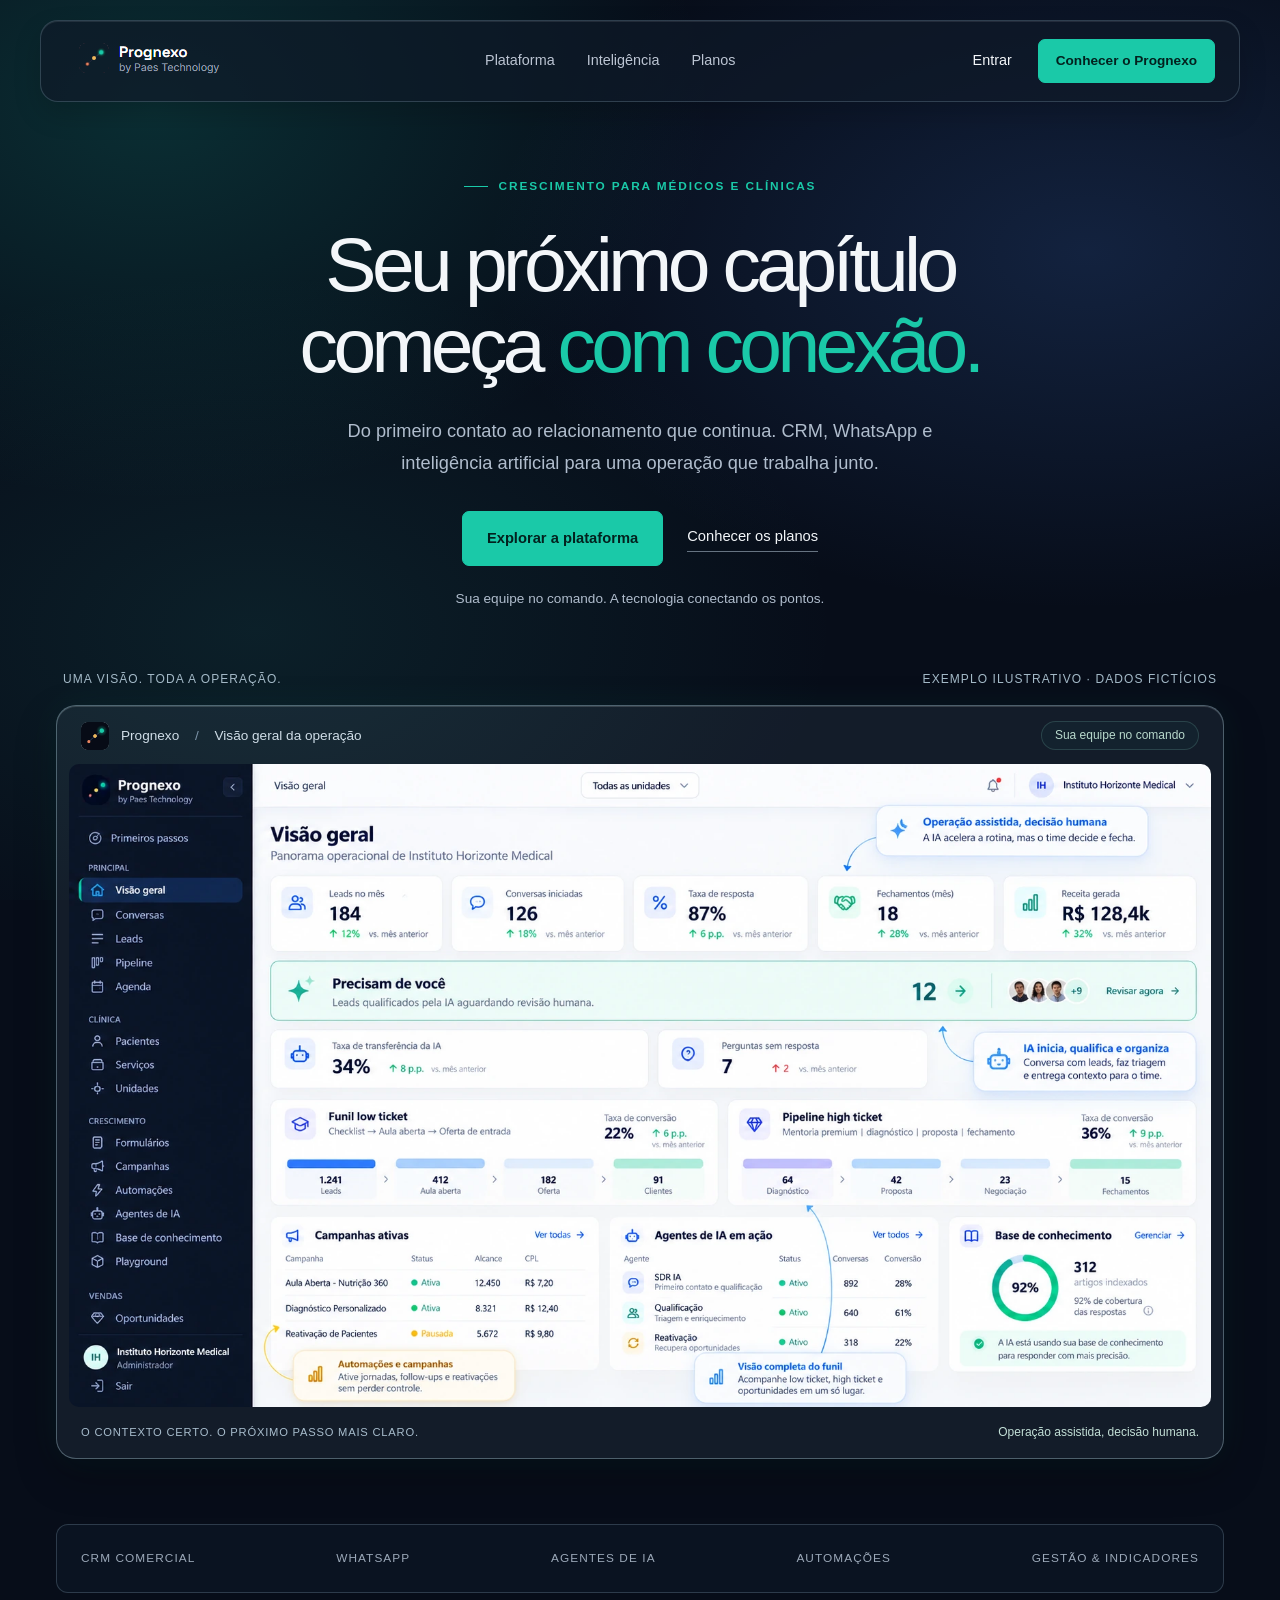
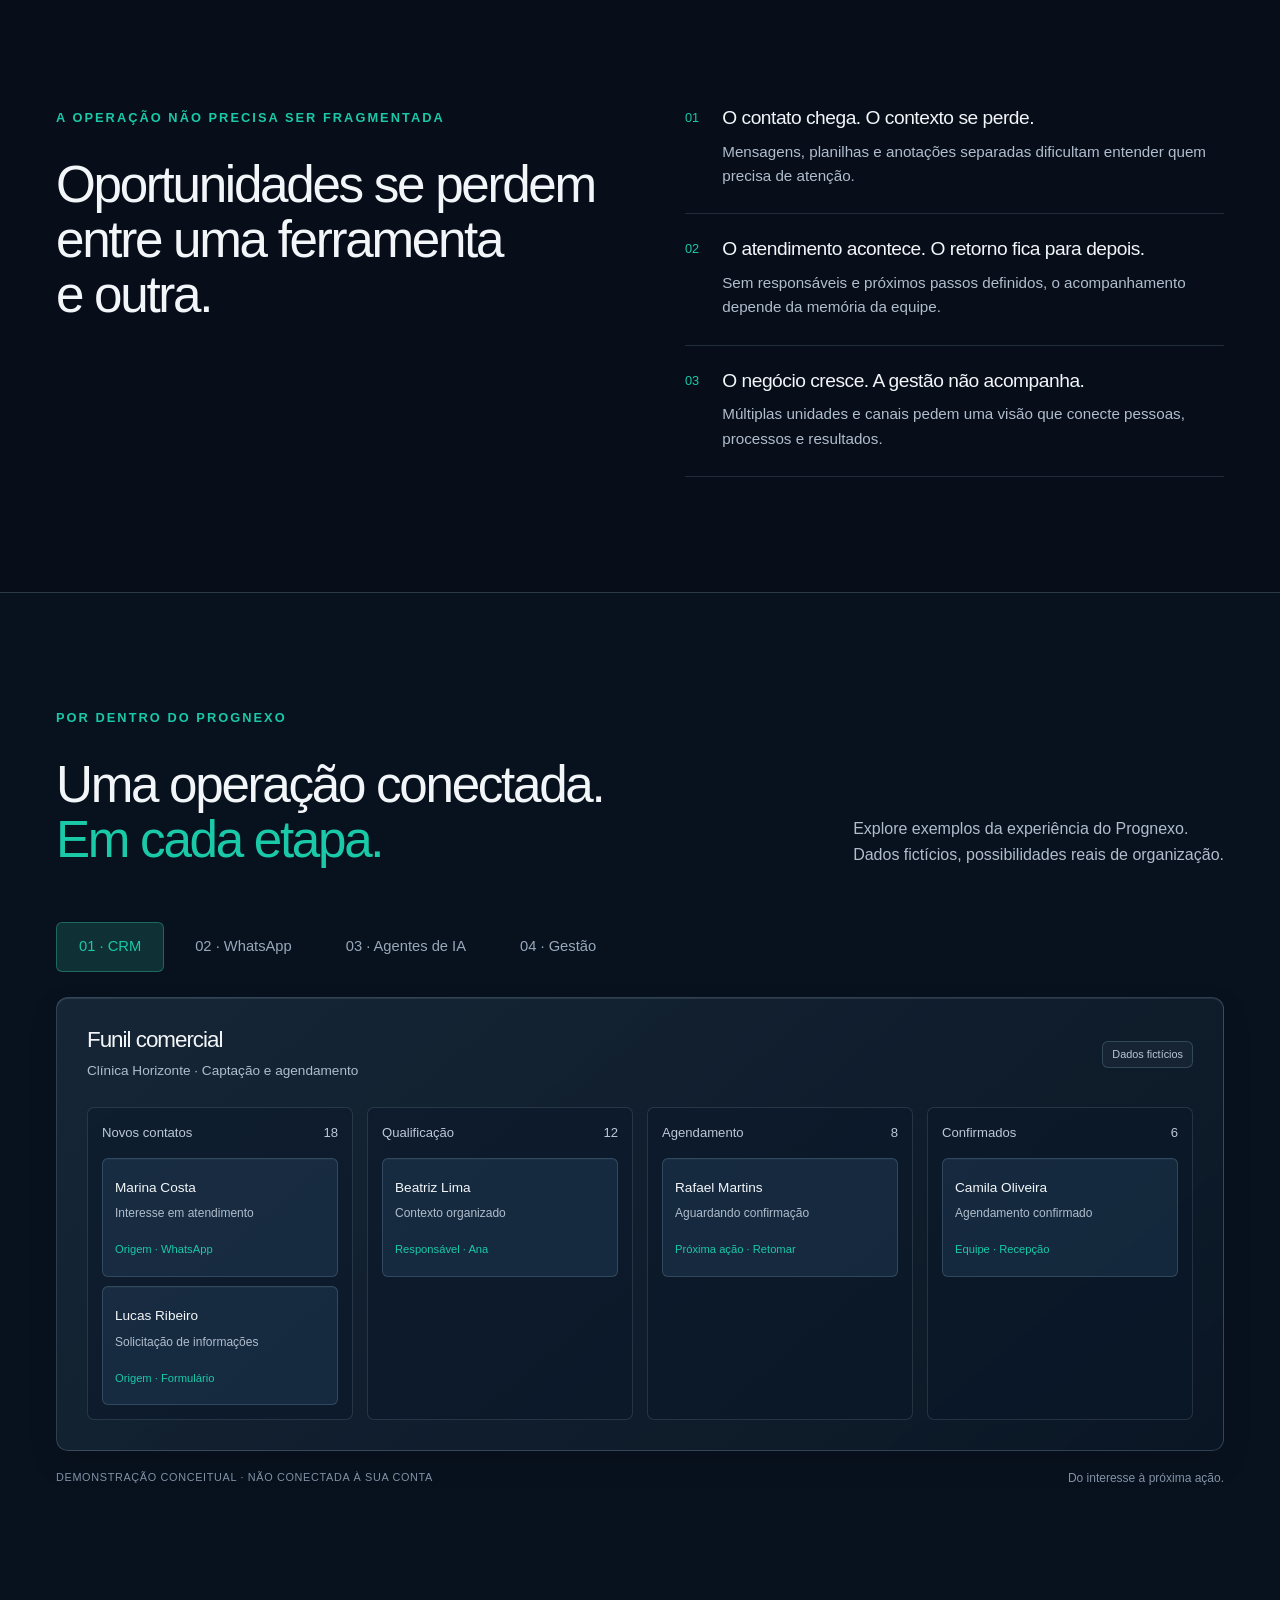
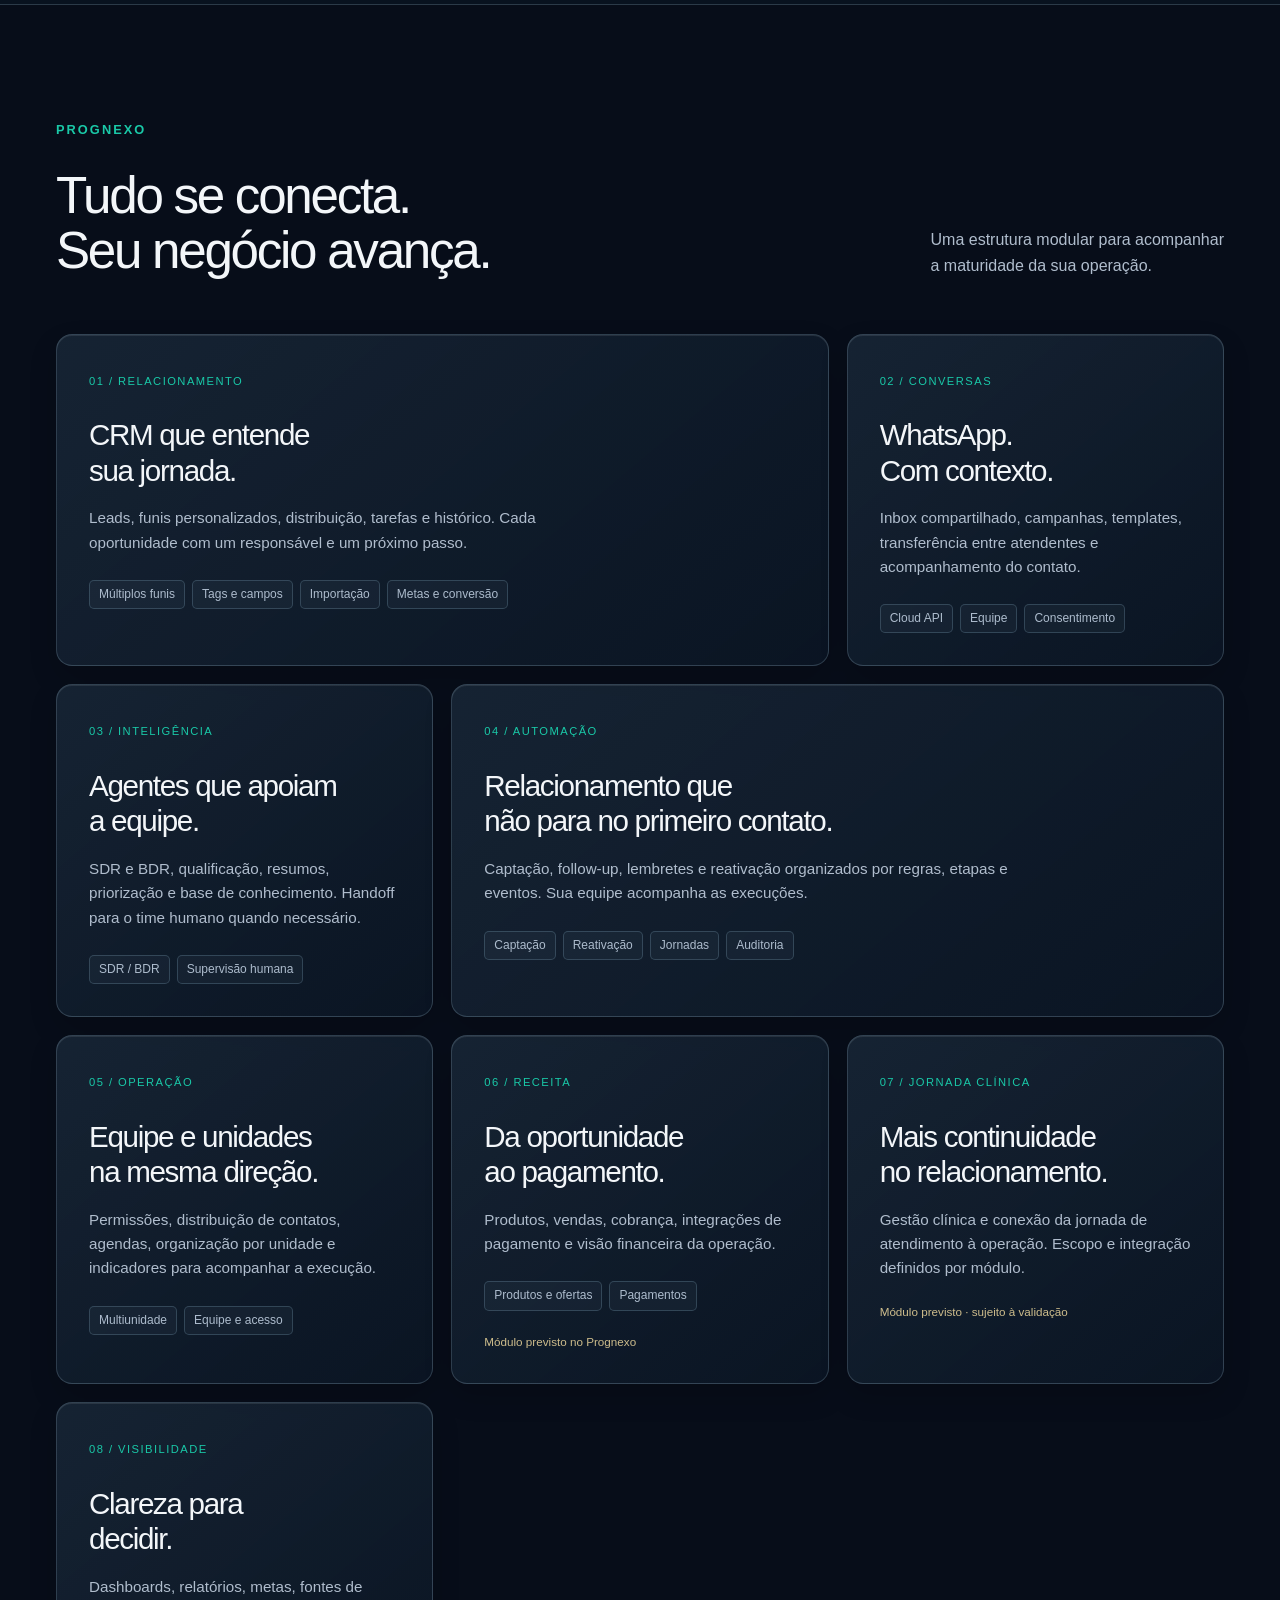
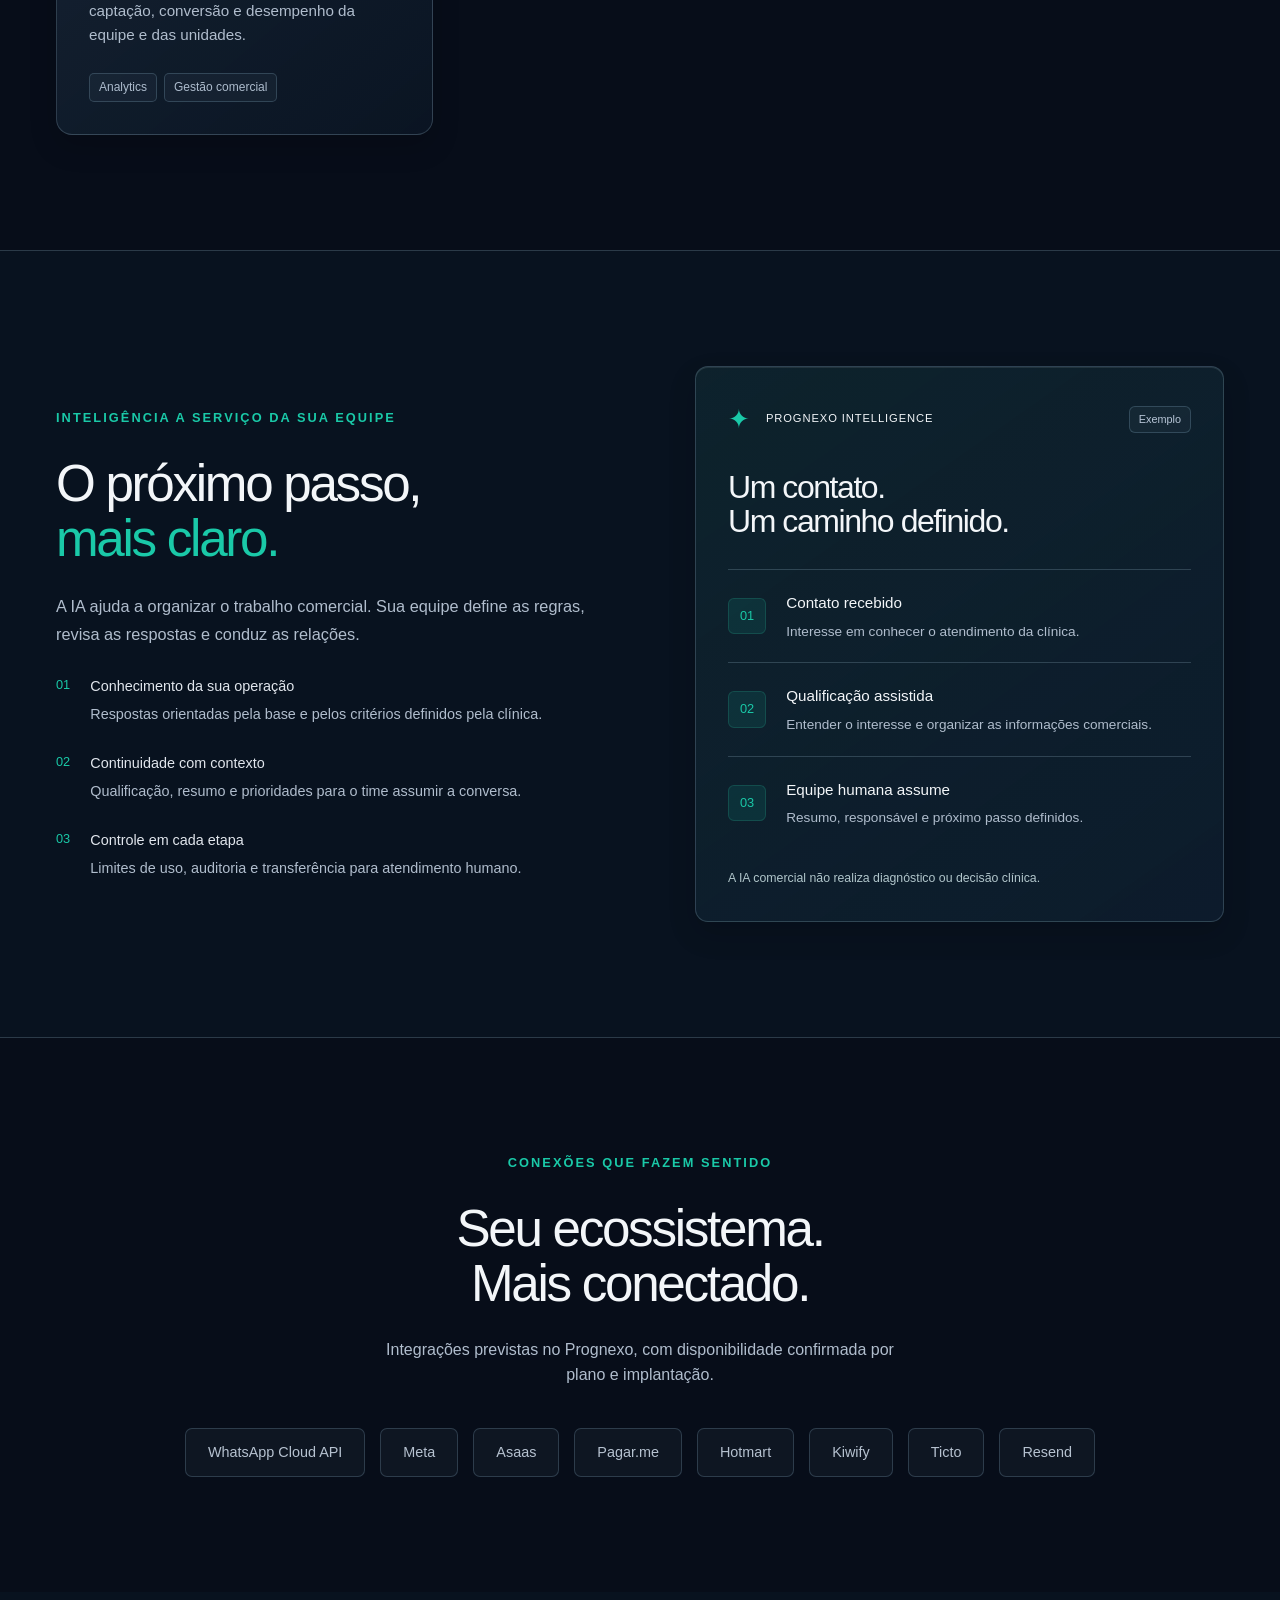
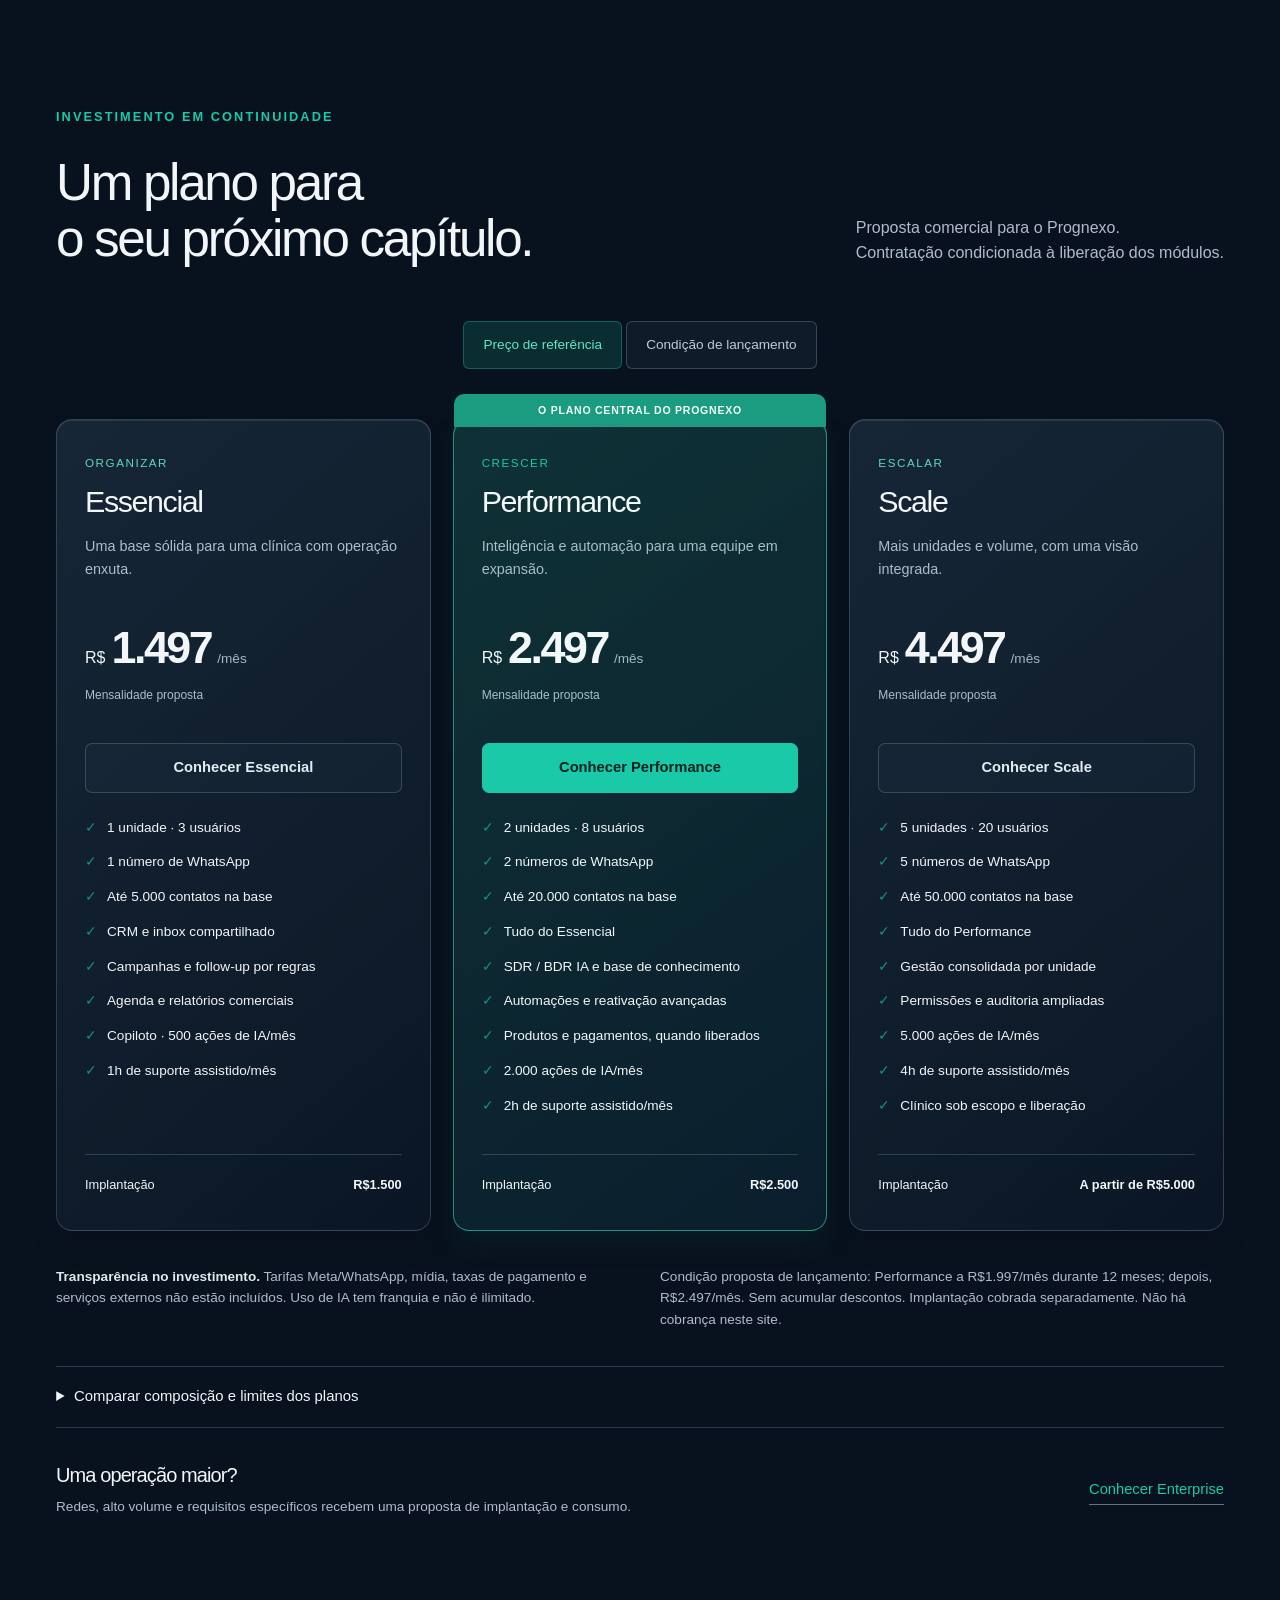
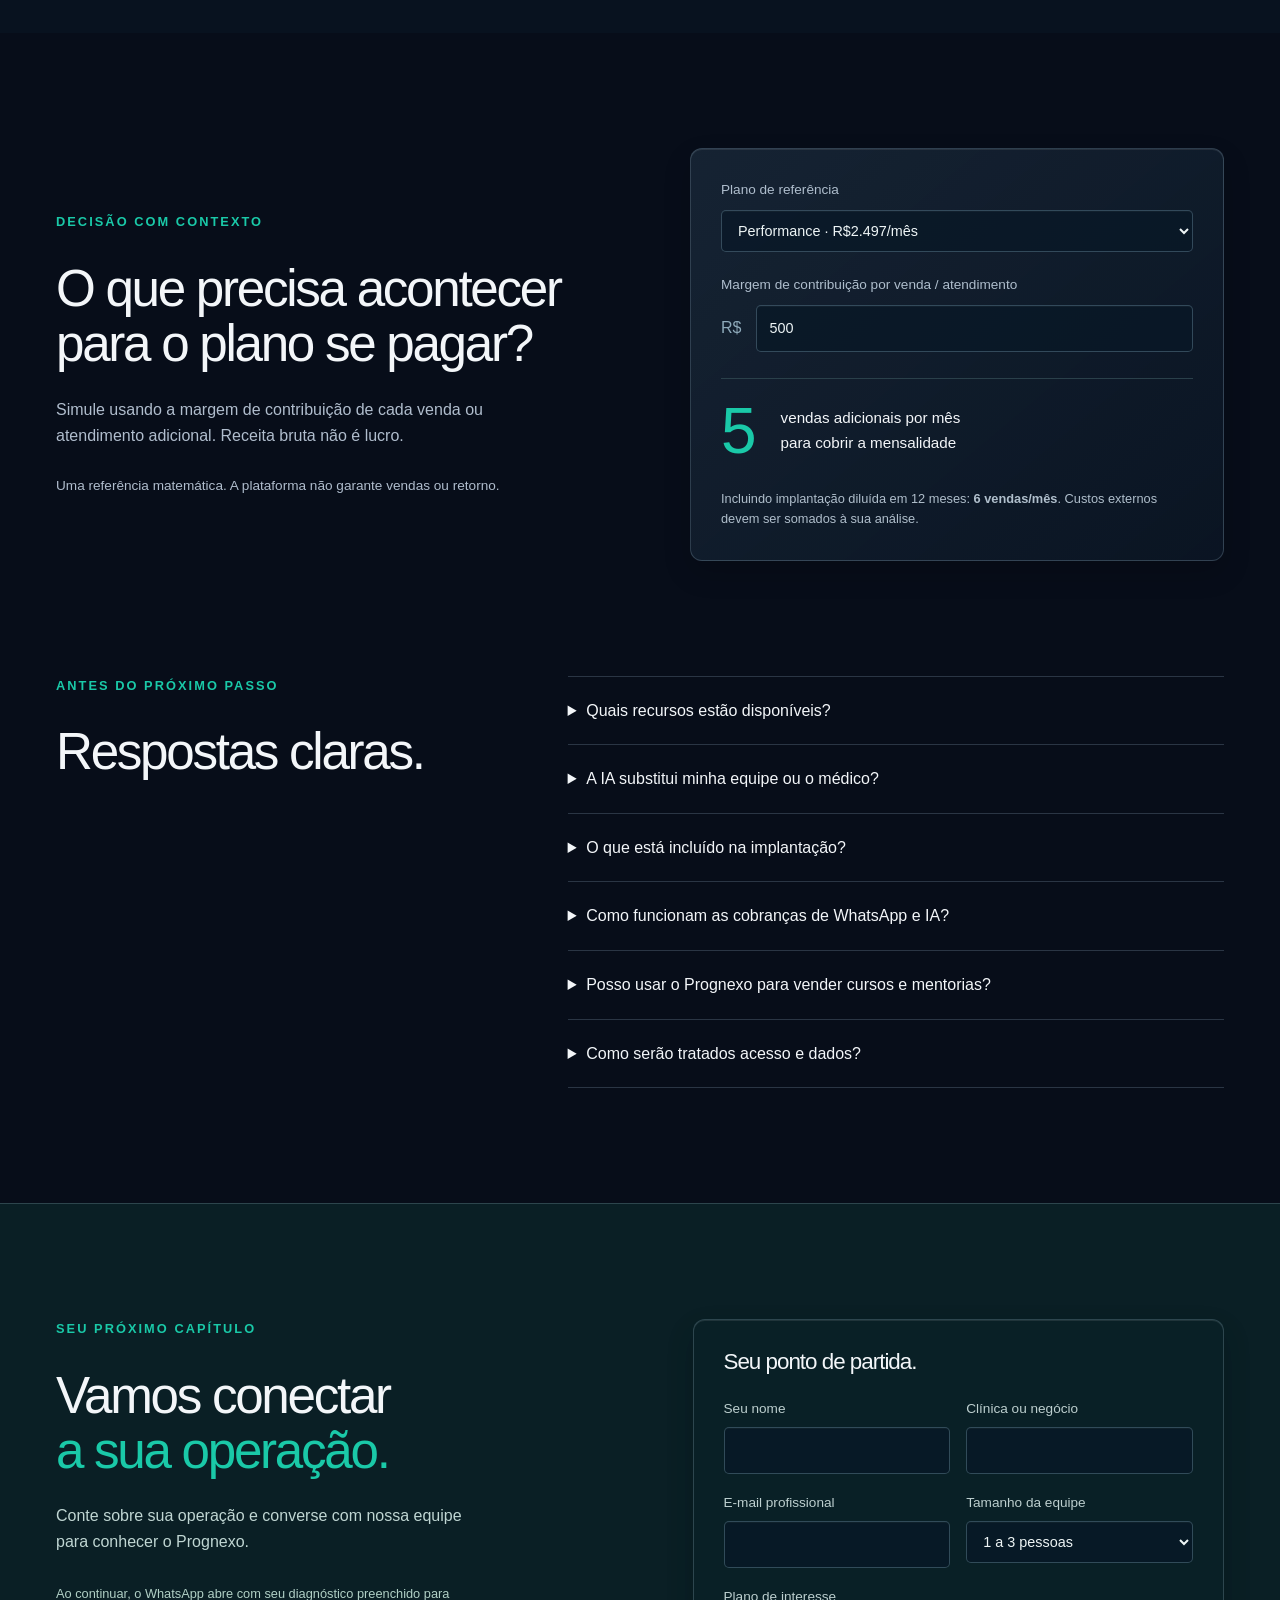
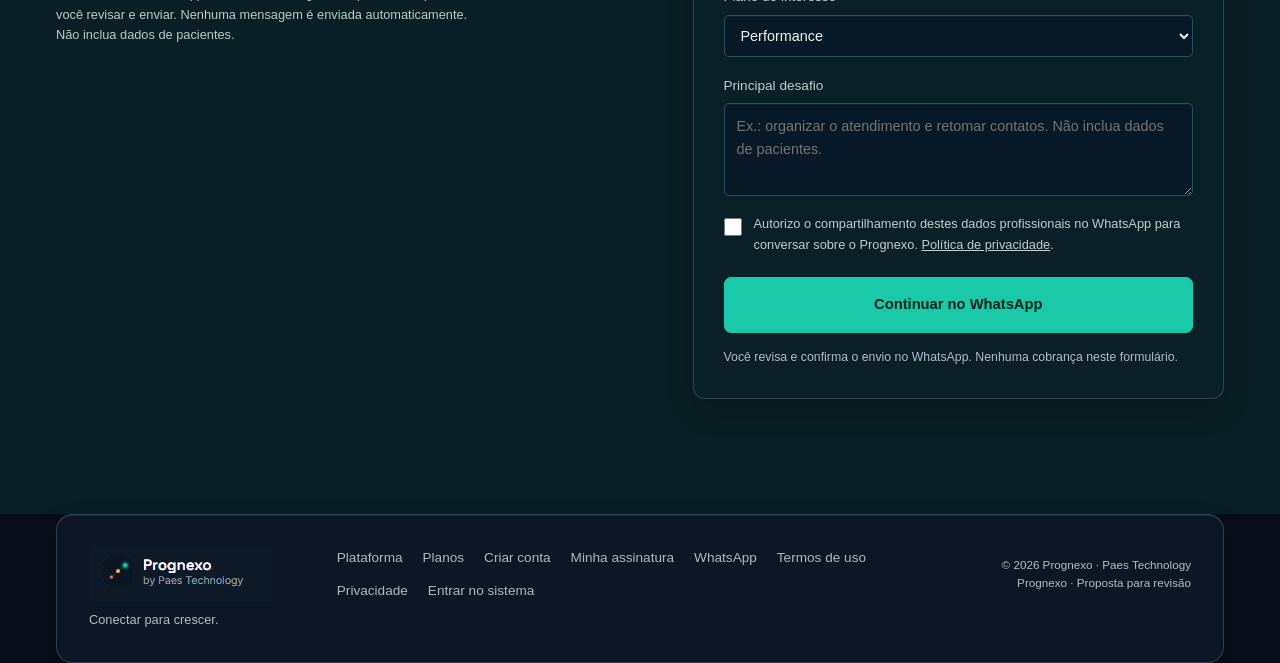
<file: index.html>
<!doctype html><html lang="pt-BR"><head><meta charset="utf-8"><meta name="viewport" content="width=device-width,initial-scale=1"><title>Prognexo</title><meta name="description" content="Conheça o Prognexo: CRM, WhatsApp, agentes de IA e gestão em uma plataforma para médicos e clínicas."><link rel="icon" type="image/png" sizes="192x192" href="assets/prognexo-icone.png"><link rel="apple-touch-icon" href="assets/prognexo-icone.png"><link rel="preload" as="image" href="assets/prognexo-painel.webp"><link rel="stylesheet" href="style.css"><script src="app.js" defer></script></head><body>
<a class="skip" href="#main">Ir para o conteúdo</a>
<header><a class="brand" href="#" aria-label="Prognexo início"><img class="brand-image" src="assets/prognexo-logo.png" alt="Prognexo by Paes Technology" width="183" height="54"></a><nav aria-label="Navegação principal"><a href="#plataforma">Plataforma</a><a href="#inteligencia">Inteligência</a><a href="#planos">Planos</a></nav><div class="nav-actions"><a class="login" href="https://app.prognexo.com.br/#/login" target="_blank" rel="noopener">Entrar</a><a class="button small" href="#contato">Conhecer o Prognexo</a></div></header>
<main id="main"><section class="hero wrap"><div class="hero-copy"><p class="eyebrow"><span class="dash"></span> CRESCIMENTO PARA MÉDICOS E CLÍNICAS</p><h1>Seu próximo capítulo<br>começa <em>com conexão.</em></h1><p class="lead">Do primeiro contato ao relacionamento que continua. CRM, WhatsApp e inteligência artificial para uma operação que trabalha junto.</p><div class="hero-actions"><a class="button" href="#demo">Explorar a plataforma</a><a class="text-link" href="#planos">Conhecer os planos</a></div><p class="micro">Sua equipe no comando. A tecnologia conectando os pontos.</p></div>
<div class="hero-visual"><div class="preview-label"><span>UMA VISÃO. TODA A OPERAÇÃO.</span><span>EXEMPLO ILUSTRATIVO · DADOS FICTÍCIOS</span></div><figure class="product-showcase"><div class="showcase-toolbar"><img src="assets/prognexo-icone.png" alt="" width="28" height="28"><span>Prognexo <span class="toolbar-divider">/</span> Visão geral da operação</span><span class="showcase-tag">Sua equipe no comando</span></div><img class="product-image" src="assets/prognexo-painel.webp" width="1672" height="941" fetchpriority="high" decoding="async" alt="Painel conceitual Prognexo do Instituto Horizonte Medical, com leads, conversas, pipeline, campanhas, agentes de IA e base de conhecimento. A IA inicia e qualifica; a equipe humana decide e fecha."><figcaption><span>O CONTEXTO CERTO. O PRÓXIMO PASSO MAIS CLARO.</span><span>Operação assistida, decisão humana.</span></figcaption></figure></div></section>
<div class="capability-strip wrap"><span>CRM COMERCIAL</span><span>WHATSAPP</span><span>AGENTES DE IA</span><span>AUTOMAÇÕES</span><span>GESTÃO & INDICADORES</span></div>
<section class="wrap section pain"><div><p class="eyebrow">A OPERAÇÃO NÃO PRECISA SER FRAGMENTADA</p><h2>Oportunidades se perdem<br>entre uma ferramenta<br>e outra.</h2></div><div class="pain-list"><article><span>01</span><div><h3>O contato chega. O contexto se perde.</h3><p>Mensagens, planilhas e anotações separadas dificultam entender quem precisa de atenção.</p></div></article><article><span>02</span><div><h3>O atendimento acontece. O retorno fica para depois.</h3><p>Sem responsáveis e próximos passos definidos, o acompanhamento depende da memória da equipe.</p></div></article><article><span>03</span><div><h3>O negócio cresce. A gestão não acompanha.</h3><p>Múltiplas unidades e canais pedem uma visão que conecte pessoas, processos e resultados.</p></div></article></div></section>
<section id="demo" class="section demo-section"><div class="wrap"><div class="section-heading"><div><p class="eyebrow">POR DENTRO DO PROGNEXO</p><h2>Uma operação conectada.<br><em>Em cada etapa.</em></h2></div><p>Explore exemplos da experiência do Prognexo.<br>Dados fictícios, possibilidades reais de organização.</p></div><div class="tabs" role="tablist" aria-label="Demonstração do produto"><button id="tab-crm" role="tab" aria-controls="demo-panel" aria-selected="true" data-view="crm">01 · CRM</button><button id="tab-whatsapp" role="tab" aria-controls="demo-panel" aria-selected="false" tabindex="-1" data-view="whatsapp">02 · WhatsApp</button><button id="tab-ia" role="tab" aria-controls="demo-panel" aria-selected="false" tabindex="-1" data-view="ia">03 · Agentes de IA</button><button id="tab-gestao" role="tab" aria-controls="demo-panel" aria-selected="false" tabindex="-1" data-view="gestao">04 · Gestão</button></div><div id="demo-panel" class="demo-panel" role="tabpanel" aria-labelledby="tab-crm" tabindex="0"></div><div class="demo-caption"><span>DEMONSTRAÇÃO CONCEITUAL · NÃO CONECTADA À SUA CONTA</span><span id="demo-caption-text">Do interesse à próxima ação.</span></div></div></section>
<section id="plataforma" class="wrap section"><div class="section-heading"><div><p class="eyebrow">PROGNEXO</p><h2>Tudo se conecta.<br>Seu negócio avança.</h2></div><p>Uma estrutura modular para acompanhar<br>a maturidade da sua operação.</p></div><div class="module-grid"><article class="module wide"><span class="module-number">01 / RELACIONAMENTO</span><h3>CRM que entende<br>sua jornada.</h3><p>Leads, funis personalizados, distribuição, tarefas e histórico. Cada oportunidade com um responsável e um próximo passo.</p><div class="tags"><span>Múltiplos funis</span><span>Tags e campos</span><span>Importação</span><span>Metas e conversão</span></div></article><article class="module"><span class="module-number">02 / CONVERSAS</span><h3>WhatsApp.<br>Com contexto.</h3><p>Inbox compartilhado, campanhas, templates, transferência entre atendentes e acompanhamento do contato.</p><div class="tags"><span>Cloud API</span><span>Equipe</span><span>Consentimento</span></div></article><article class="module"><span class="module-number">03 / INTELIGÊNCIA</span><h3>Agentes que apoiam<br>a equipe.</h3><p>SDR e BDR, qualificação, resumos, priorização e base de conhecimento. Handoff para o time humano quando necessário.</p><div class="tags"><span>SDR / BDR</span><span>Supervisão humana</span></div></article><article class="module wide"><span class="module-number">04 / AUTOMAÇÃO</span><h3>Relacionamento que<br>não para no primeiro contato.</h3><p>Captação, follow-up, lembretes e reativação organizados por regras, etapas e eventos. Sua equipe acompanha as execuções.</p><div class="tags"><span>Captação</span><span>Reativação</span><span>Jornadas</span><span>Auditoria</span></div></article><article class="module"><span class="module-number">05 / OPERAÇÃO</span><h3>Equipe e unidades<br>na mesma direção.</h3><p>Permissões, distribuição de contatos, agendas, organização por unidade e indicadores para acompanhar a execução.</p><div class="tags"><span>Multiunidade</span><span>Equipe e acesso</span></div></article><article class="module"><span class="module-number">06 / RECEITA</span><h3>Da oportunidade<br>ao pagamento.</h3><p>Produtos, vendas, cobrança, integrações de pagamento e visão financeira da operação.</p><div class="tags"><span>Produtos e ofertas</span><span>Pagamentos</span></div><span class="roadmap">Módulo previsto no Prognexo</span></article><article class="module"><span class="module-number">07 / JORNADA CLÍNICA</span><h3>Mais continuidade<br>no relacionamento.</h3><p>Gestão clínica e conexão da jornada de atendimento à operação. Escopo e integração definidos por módulo.</p><span class="roadmap">Módulo previsto · sujeito à validação</span></article><article class="module"><span class="module-number">08 / VISIBILIDADE</span><h3>Clareza para<br>decidir.</h3><p>Dashboards, relatórios, metas, fontes de captação, conversão e desempenho da equipe e das unidades.</p><div class="tags"><span>Analytics</span><span>Gestão comercial</span></div></article></div></section>
<section id="inteligencia" class="section intelligence"><div class="wrap intelligence-grid"><div><p class="eyebrow">INTELIGÊNCIA A SERVIÇO DA SUA EQUIPE</p><h2>O próximo passo,<br><em>mais claro.</em></h2><p class="lead">A IA ajuda a organizar o trabalho comercial. Sua equipe define as regras, revisa as respostas e conduz as relações.</p><div class="ai-principles"><div><span>01</span><p><strong>Conhecimento da sua operação</strong>Respostas orientadas pela base e pelos critérios definidos pela clínica.</p></div><div><span>02</span><p><strong>Continuidade com contexto</strong>Qualificação, resumo e prioridades para o time assumir a conversa.</p></div><div><span>03</span><p><strong>Controle em cada etapa</strong>Limites de uso, auditoria e transferência para atendimento humano.</p></div></div></div><div class="agent-card"><div class="agent-top"><span class="spark">✦</span><span>PROGNEXO INTELLIGENCE</span><span class="pill">Exemplo</span></div><h3>Um contato.<br>Um caminho definido.</h3><div class="agent-step"><span>01</span><div><strong>Contato recebido</strong><p>Interesse em conhecer o atendimento da clínica.</p></div></div><div class="agent-step"><span>02</span><div><strong>Qualificação assistida</strong><p>Entender o interesse e organizar as informações comerciais.</p></div></div><div class="agent-step"><span>03</span><div><strong>Equipe humana assume</strong><p>Resumo, responsável e próximo passo definidos.</p></div></div><div class="agent-footer">A IA comercial não realiza diagnóstico ou decisão clínica.</div></div></div></section>
<section class="wrap section integrations"><p class="eyebrow">CONEXÕES QUE FAZEM SENTIDO</p><h2>Seu ecossistema.<br>Mais conectado.</h2><p>Integrações previstas no Prognexo, com disponibilidade confirmada por plano e implantação.</p><div class="integration-row"><span>WhatsApp Cloud API</span><span>Meta</span><span>Asaas</span><span>Pagar.me</span><span>Hotmart</span><span>Kiwify</span><span>Ticto</span><span>Resend</span></div></section>
<section id="planos" class="section plans-section"><div class="wrap"><div class="section-heading"><div><p class="eyebrow">INVESTIMENTO EM CONTINUIDADE</p><h2>Um plano para<br>o seu próximo capítulo.</h2></div><p>Proposta comercial para o Prognexo.<br>Contratação condicionada à liberação dos módulos.</p></div><div class="billing" aria-label="Condição comercial"><button aria-pressed="true" data-billing="standard">Preço de referência</button><button aria-pressed="false" data-billing="launch">Condição de lançamento</button></div><div class="plans"><article class="plan"><span class="plan-kicker">ORGANIZAR</span><h3>Essencial</h3><p>Uma base sólida para uma clínica com operação enxuta.</p><div class="price">R$ <strong>1.497</strong><span>/mês</span></div><p class="price-note">Mensalidade proposta</p><button class="button outline" data-plan="Essencial">Conhecer Essencial</button><ul><li>1 unidade · 3 usuários</li><li>1 número de WhatsApp</li><li>Até 5.000 contatos na base</li><li>CRM e inbox compartilhado</li><li>Campanhas e follow-up por regras</li><li>Agenda e relatórios comerciais</li><li>Copiloto · 500 ações de IA/mês</li><li>1h de suporte assistido/mês</li></ul><div class="setup">Implantação <strong>R$1.500</strong></div></article><article class="plan featured"><div class="featured-label">O PLANO CENTRAL DO PROGNEXO</div><span class="plan-kicker">CRESCER</span><h3>Performance</h3><p>Inteligência e automação para uma equipe em expansão.</p><div class="price">R$ <strong id="performance-price">2.497</strong><span>/mês</span></div><p class="price-note" id="performance-note">Mensalidade proposta</p><button class="button" data-plan="Performance">Conhecer Performance</button><ul><li>2 unidades · 8 usuários</li><li>2 números de WhatsApp</li><li>Até 20.000 contatos na base</li><li>Tudo do Essencial</li><li>SDR / BDR IA e base de conhecimento</li><li>Automações e reativação avançadas</li><li>Produtos e pagamentos, quando liberados</li><li>2.000 ações de IA/mês</li><li>2h de suporte assistido/mês</li></ul><div class="setup">Implantação <strong>R$2.500</strong></div></article><article class="plan"><span class="plan-kicker">ESCALAR</span><h3>Scale</h3><p>Mais unidades e volume, com uma visão integrada.</p><div class="price">R$ <strong>4.497</strong><span>/mês</span></div><p class="price-note">Mensalidade proposta</p><button class="button outline" data-plan="Scale">Conhecer Scale</button><ul><li>5 unidades · 20 usuários</li><li>5 números de WhatsApp</li><li>Até 50.000 contatos na base</li><li>Tudo do Performance</li><li>Gestão consolidada por unidade</li><li>Permissões e auditoria ampliadas</li><li>5.000 ações de IA/mês</li><li>4h de suporte assistido/mês</li><li>Clínico sob escopo e liberação</li></ul><div class="setup">Implantação <strong>A partir de R$5.000</strong></div></article></div><div class="plan-terms"><p><strong>Transparência no investimento.</strong> Tarifas Meta/WhatsApp, mídia, taxas de pagamento e serviços externos não estão incluídos. Uso de IA tem franquia e não é ilimitado.</p><p>Condição proposta de lançamento: Performance a R$1.997/mês durante 12 meses; depois, R$2.497/mês. Sem acumular descontos. Implantação cobrada separadamente. Não há cobrança neste site.</p></div><details class="comparison"><summary>Comparar composição e limites dos planos</summary><div class="table-scroll"><table><thead><tr><th scope="col">Recurso / limite</th><th scope="col">Essencial</th><th scope="col">Performance</th><th scope="col">Scale</th></tr></thead><tbody><tr><th scope="row">Unidades / usuários</th><td>1 / 3</td><td>2 / 8</td><td>5 / 20</td></tr><tr><th scope="row">Contatos armazenados</th><td>5.000</td><td>20.000</td><td>50.000</td></tr><tr><th scope="row">Armazenamento de anexos</th><td>5 GB</td><td>20 GB</td><td>50 GB</td></tr><tr><th scope="row">CRM e WhatsApp</th><td>Incluídos</td><td>Incluídos</td><td>Incluídos</td></tr><tr><th scope="row">IA comercial</th><td>Copiloto</td><td>SDR / BDR + copiloto</td><td>SDR / BDR + copiloto</td></tr><tr><th scope="row">Ações de IA / mês</th><td>500</td><td>2.000</td><td>5.000</td></tr><tr><th scope="row">Produtos e pagamentos</th><td>Adicional</td><td>Previsto na liberação</td><td>Previsto na liberação</td></tr><tr><th scope="row">Gestão clínica</th><td>Sob proposta</td><td>Sob proposta</td><td>Sob escopo e liberação</td></tr><tr><th scope="row">Suporte assistido / mês</th><td>1h</td><td>2h</td><td>4h</td></tr></tbody></table></div><p class="micro">Todos os limites são propostas de composição. 1 ação de IA = uma geração com até 4.000 tokens de entrada e 500 de saída; entradas maiores consomem múltiplas ações proporcionais, arredondadas para cima. Ações não acumulam. Pacote adicional proposto: 1.000 ações por R$397, somente após autorização.</p></details><div class="enterprise"><div><h3>Uma operação maior?</h3><p>Redes, alto volume e requisitos específicos recebem uma proposta de implantação e consumo.</p></div><button class="text-link" data-plan="Enterprise">Conhecer Enterprise</button></div></div></section>
<section class="wrap section economics"><div><p class="eyebrow">DECISÃO COM CONTEXTO</p><h2>O que precisa acontecer<br>para o plano se pagar?</h2><p>Simule usando a margem de contribuição de cada venda ou atendimento adicional. Receita bruta não é lucro.</p><p class="micro">Uma referência matemática. A plataforma não garante vendas ou retorno.</p></div><div class="calculator"><label for="calc-plan">Plano de referência</label><select id="calc-plan"><option value="2497">Performance · R$2.497/mês</option><option value="1997">Performance lançamento · R$1.997/mês</option><option value="1497">Essencial · R$1.497/mês</option><option value="4497">Scale · R$4.497/mês</option></select><label for="contribution">Margem de contribuição por venda / atendimento</label><div class="money-input"><span>R$</span><input id="contribution" type="number" min="1" max="1000000" step="1" value="500"></div><div class="calc-result" aria-live="polite"><strong id="calc-result">5</strong><span>vendas adicionais por mês<br>para cobrir a mensalidade</span></div><p>Incluindo implantação diluída em 12 meses: <strong id="calc-setup">6 vendas/mês</strong>. Custos externos devem ser somados à sua análise.</p></div></section>
<section class="wrap section faq"><div><p class="eyebrow">ANTES DO PRÓXIMO PASSO</p><h2>Respostas claras.</h2></div><div><details><summary>Quais recursos estão disponíveis?</summary><p>Esta página apresenta a visão completa do Prognexo. A versão atual e o desenvolvimento dos módulos seguem etapas distintas. Recursos clínicos, financeiros e integrações devem ter sua disponibilidade confirmada antes de contratação.</p></details><details><summary>A IA substitui minha equipe ou o médico?</summary><p>A IA apoia tarefas comerciais, qualificação e organização de informações. O atendimento humano continua disponível e a decisão clínica pertence ao médico. Fechamento por closer humano não está incluído na mensalidade.</p></details><details><summary>O que está incluído na implantação?</summary><p>Proposta para o Performance: diagnóstico comercial, configuração de até dois funis, conexão dos canais previstos, importação de uma base tratada, configuração inicial da base de conhecimento e um treinamento da equipe. Migrações complexas, limpeza de dados e integrações personalizadas são orçadas à parte.</p></details><details><summary>Como funcionam as cobranças de WhatsApp e IA?</summary><p>Tarifas do WhatsApp são externas e variam por categoria de mensagem e mercado. IA possui franquia mensal. Excedentes dependem de aprovação de pacote adicional; sem autorização, o uso de IA é pausado ao atingir o limite.</p></details><details><summary>Posso usar o Prognexo para vender cursos e mentorias?</summary><p>O Prognexo também contempla produtos, funis e integrações de pagamento para educação médica. A composição é ajustada na implantação conforme os módulos liberados e o seu modelo de negócio.</p></details><details><summary>Como serão tratados acesso e dados?</summary><p>A proposta contempla separação por organização, permissões, auditoria e controle de acesso. Escopo de tratamento, retenção, responsabilidades e requisitos de privacidade devem constar no contrato. Não envie dados de pacientes por este site comercial.</p></details></div></section>
<section id="contato" class="section contact"><div class="wrap contact-grid"><div><p class="eyebrow">SEU PRÓXIMO CAPÍTULO</p><h2>Vamos conectar<br><em>a sua operação.</em></h2><p>Conte sobre sua operação e converse com nossa equipe para conhecer o Prognexo.</p><div class="contact-note">Ao continuar, o WhatsApp abre com seu diagnóstico preenchido para você revisar e enviar. Nenhuma mensagem é enviada automaticamente. Não inclua dados de pacientes.</div></div><form id="brief-form"><h3>Seu ponto de partida.</h3><div class="form-grid"><label>Seu nome<input name="nome" autocomplete="name" required maxlength="100"></label><label>Clínica ou negócio<input name="clinica" autocomplete="organization" required maxlength="150"></label><label>E-mail profissional<input name="email" type="email" autocomplete="email" required maxlength="180"></label><label>Tamanho da equipe<select name="equipe"><option>1 a 3 pessoas</option><option>4 a 8 pessoas</option><option>9 a 20 pessoas</option><option>Mais de 20 pessoas</option></select></label></div><label>Plano de interesse<select name="plano" id="interest-plan"><option>Performance</option><option>Essencial</option><option>Scale</option><option>Enterprise</option></select></label><label>Principal desafio<textarea name="desafio" rows="3" maxlength="1000" placeholder="Ex.: organizar o atendimento e retomar contatos. Não inclua dados de pacientes."></textarea></label><label class="consent"><input type="checkbox" name="consentimento" value="Autorizado" required><span>Autorizo o compartilhamento destes dados profissionais no WhatsApp para conversar sobre o Prognexo. <a href="/privacidade.html" target="_blank" rel="noopener">Política de privacidade</a>.</span></label><button class="button" type="submit">Continuar no WhatsApp</button><a id="whatsapp-fallback" class="text-link" href="https://wa.me/554430472098" target="_blank" rel="noopener" hidden>Abrir minha mensagem no WhatsApp</a><p class="micro" id="form-status" role="status">Você revisa e confirma o envio no WhatsApp. Nenhuma cobrança neste formulário.</p></form></div></section></main>
<footer class="wrap"><div><a href="#" class="brand" aria-label="Prognexo início"><img class="brand-image" src="assets/prognexo-logo.png" alt="Prognexo by Paes Technology" width="183" height="54" loading="eager"></a><p>Conectar para crescer.</p></div><div><a href="#plataforma">Plataforma</a><a href="#planos">Planos</a><a href="https://app.prognexo.com.br/#/cadastro" target="_blank" rel="noopener">Criar conta</a><a href="https://app.prognexo.com.br/#/meu-plano?modulo=vendas&amp;periodicidade=mensal" target="_blank" rel="noopener">Minha assinatura</a><a href="https://wa.me/554430472098" target="_blank" rel="noopener">WhatsApp</a><a href="/termos.html">Termos de uso</a><a href="/privacidade.html">Privacidade</a><a href="https://app.prognexo.com.br/#/login" target="_blank" rel="noopener">Entrar no sistema</a></div><p class="copyright">© 2026 Prognexo · Paes Technology<br>Prognexo · Proposta para revisão</p></footer>
</body></html>
</file>
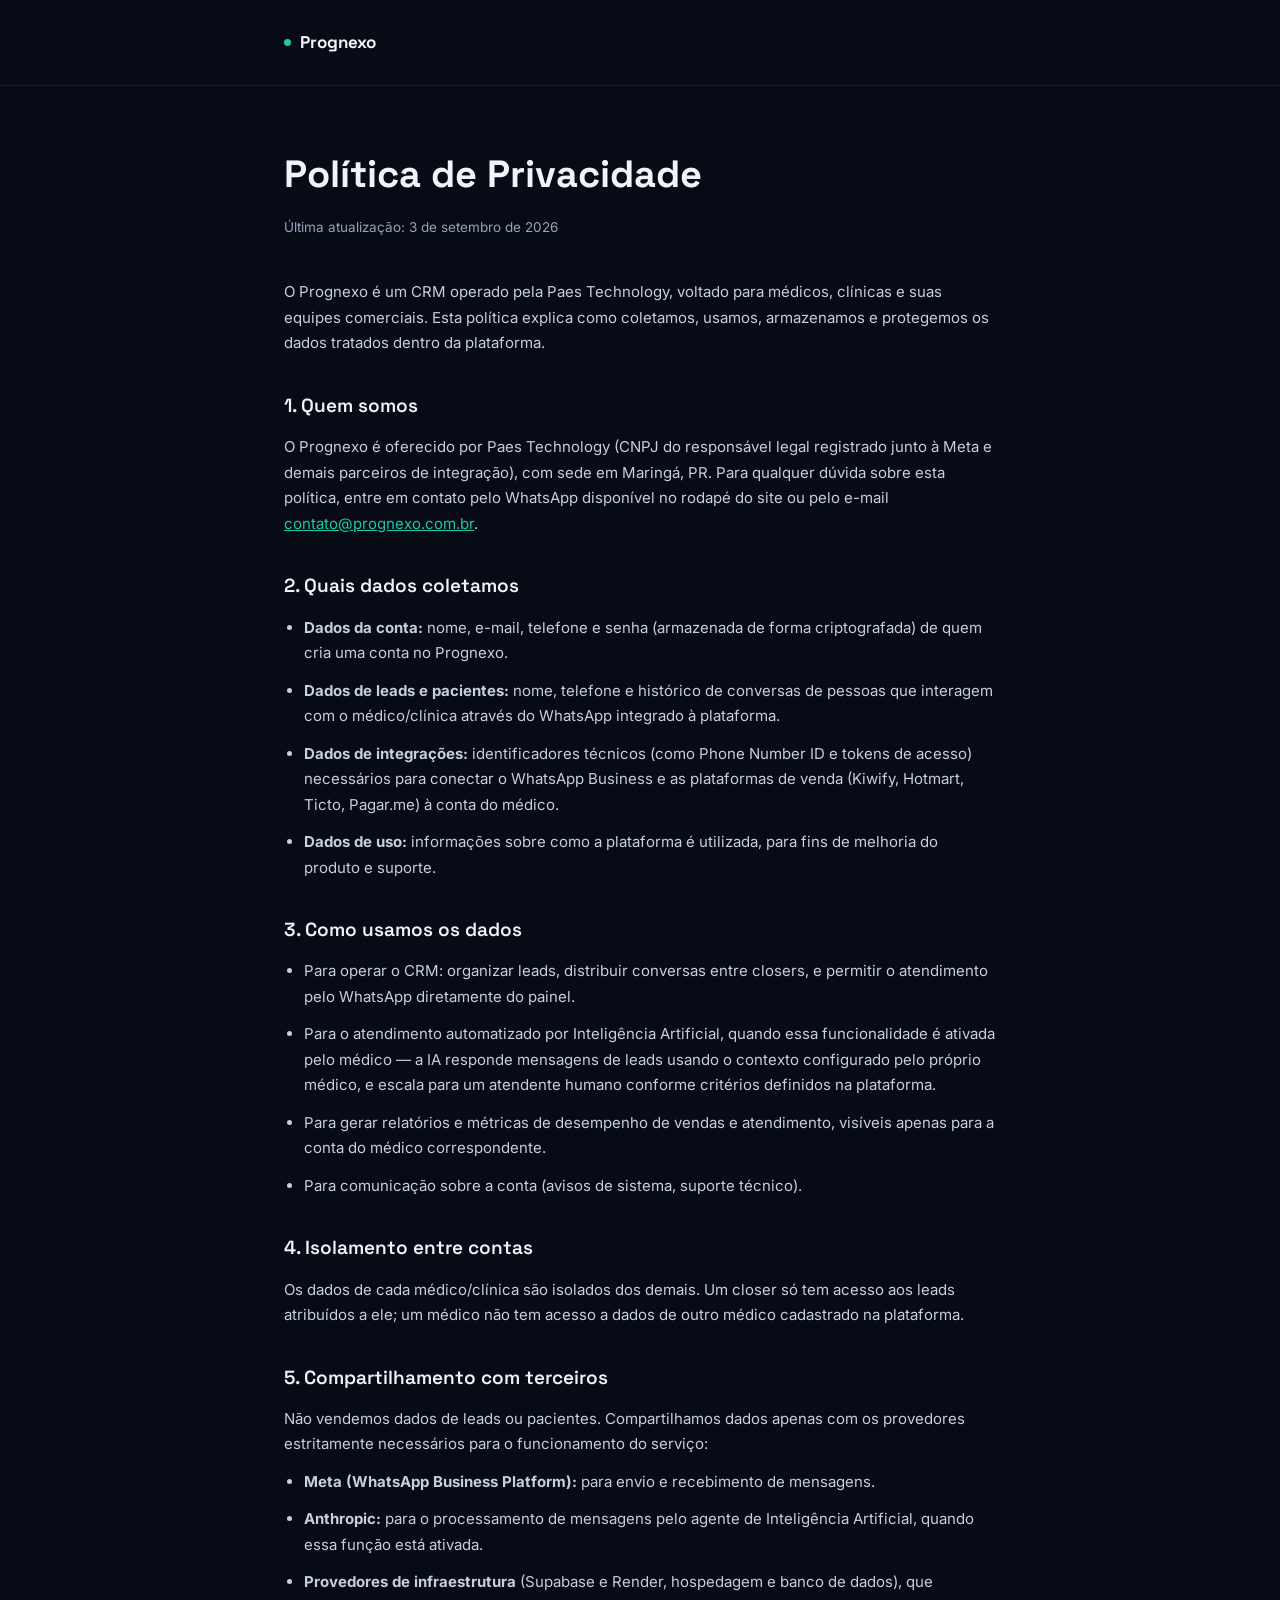
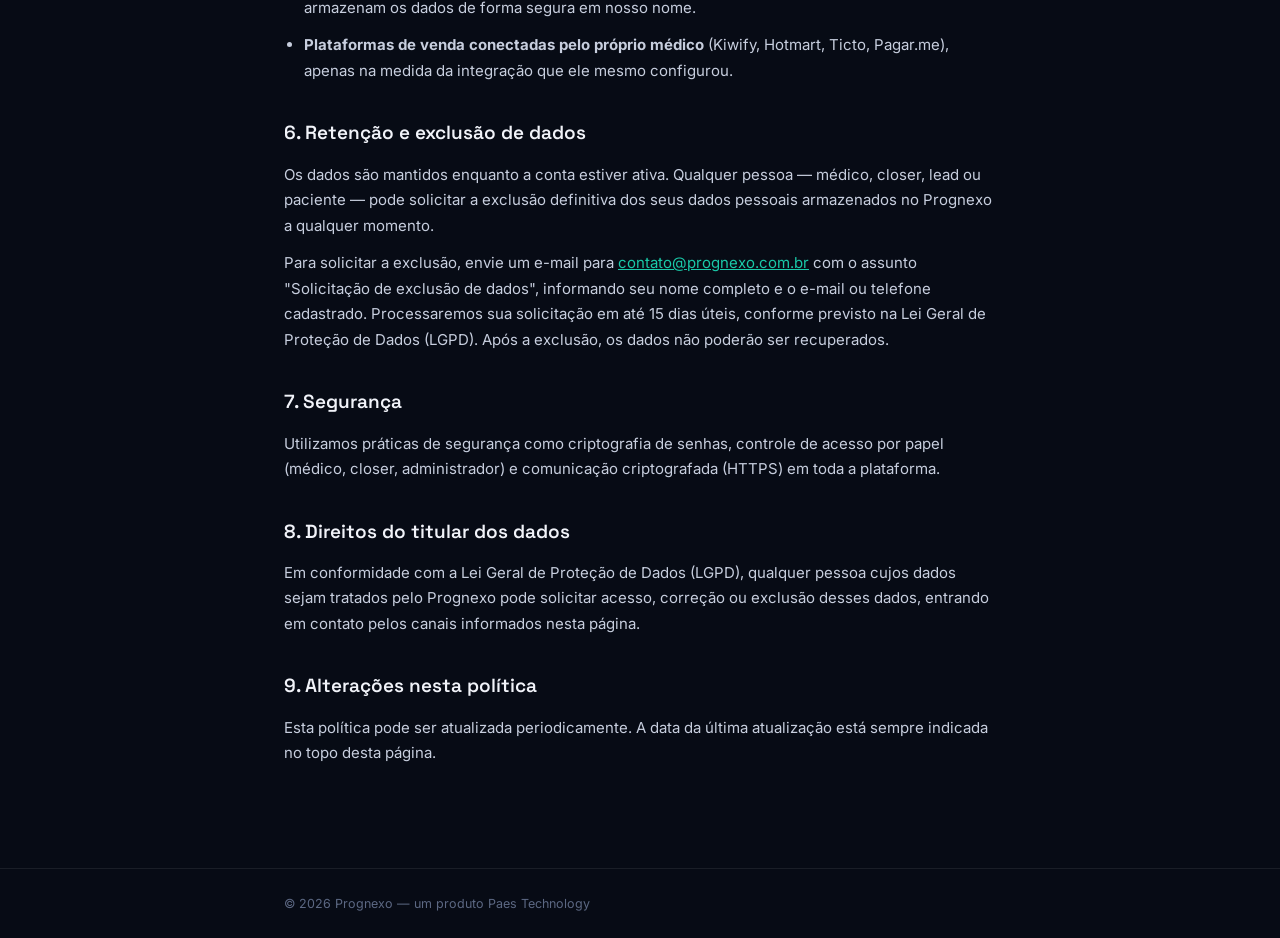
<file: privacidade.html>
<!DOCTYPE html>
<html lang="pt-BR">
<head>
<meta charset="UTF-8">
<meta name="viewport" content="width=device-width, initial-scale=1">
<title>Política de Privacidade — Prognexo</title>
<meta name="description" content="Política de Privacidade do Prognexo — como coletamos, usamos e protegemos os dados de médicos, clínicas, pacientes e leads.">
<link href="https://fonts.googleapis.com/css2?family=Space+Grotesk:wght@600;700&family=Inter:wght@400;500;600&display=swap" rel="stylesheet">
<style>
  *{margin:0;padding:0;box-sizing:border-box;}
  body{font-family:'Inter',sans-serif; background:#070b15; color:#f1f3f9; line-height:1.7;}
  .container{max-width:760px; margin:0 auto; padding:0 24px;}
  header{padding:28px 0; border-bottom:1px solid rgba(255,255,255,.08);}
  .logo{font-family:'Space Grotesk'; font-weight:700; font-size:17px; display:flex; align-items:center; gap:9px; text-decoration:none; color:#f1f3f9;}
  .logo-dot{width:7px; height:7px; border-radius:50%; background:#1ac9a8;}
  main{padding:56px 0 90px;}
  h1{font-family:'Space Grotesk'; font-size:clamp(28px,4vw,38px); font-weight:700; margin-bottom:10px;}
  .updated{color:#97a2ba; font-size:13.5px; margin-bottom:40px;}
  h2{font-family:'Space Grotesk'; font-size:19px; font-weight:600; margin:34px 0 12px; color:#f1f3f9;}
  p, li{color:#c7cede; font-size:15px; margin-bottom:12px;}
  ul{padding-left:20px; margin-bottom:12px;}
  a{color:#1ac9a8;}
  footer{border-top:1px solid rgba(255,255,255,.08); padding:24px 0; color:#5c6883; font-size:12.5px;}
</style>
</head>
<body>
<header>
  <div class="container">
    <a href="/" class="logo"><span class="logo-dot"></span>Prognexo</a>
  </div>
</header>

<main>
  <div class="container">
    <h1>Política de Privacidade</h1>
    <div class="updated">Última atualização: 3 de setembro de 2026</div>

    <p>O Prognexo é um CRM operado pela Paes Technology, voltado para médicos, clínicas e suas equipes comerciais. Esta política explica como coletamos, usamos, armazenamos e protegemos os dados tratados dentro da plataforma.</p>

    <h2>1. Quem somos</h2>
    <p>O Prognexo é oferecido por Paes Technology (CNPJ do responsável legal registrado junto à Meta e demais parceiros de integração), com sede em Maringá, PR. Para qualquer dúvida sobre esta política, entre em contato pelo WhatsApp disponível no rodapé do site ou pelo e-mail <a href="mailto:contato@prognexo.com.br">contato@prognexo.com.br</a>.</p>

    <h2>2. Quais dados coletamos</h2>
    <ul>
      <li><strong>Dados da conta:</strong> nome, e-mail, telefone e senha (armazenada de forma criptografada) de quem cria uma conta no Prognexo.</li>
      <li><strong>Dados de leads e pacientes:</strong> nome, telefone e histórico de conversas de pessoas que interagem com o médico/clínica através do WhatsApp integrado à plataforma.</li>
      <li><strong>Dados de integrações:</strong> identificadores técnicos (como Phone Number ID e tokens de acesso) necessários para conectar o WhatsApp Business e as plataformas de venda (Kiwify, Hotmart, Ticto, Pagar.me) à conta do médico.</li>
      <li><strong>Dados de uso:</strong> informações sobre como a plataforma é utilizada, para fins de melhoria do produto e suporte.</li>
    </ul>

    <h2>3. Como usamos os dados</h2>
    <ul>
      <li>Para operar o CRM: organizar leads, distribuir conversas entre closers, e permitir o atendimento pelo WhatsApp diretamente do painel.</li>
      <li>Para o atendimento automatizado por Inteligência Artificial, quando essa funcionalidade é ativada pelo médico — a IA responde mensagens de leads usando o contexto configurado pelo próprio médico, e escala para um atendente humano conforme critérios definidos na plataforma.</li>
      <li>Para gerar relatórios e métricas de desempenho de vendas e atendimento, visíveis apenas para a conta do médico correspondente.</li>
      <li>Para comunicação sobre a conta (avisos de sistema, suporte técnico).</li>
    </ul>

    <h2>4. Isolamento entre contas</h2>
    <p>Os dados de cada médico/clínica são isolados dos demais. Um closer só tem acesso aos leads atribuídos a ele; um médico não tem acesso a dados de outro médico cadastrado na plataforma.</p>

    <h2>5. Compartilhamento com terceiros</h2>
    <p>Não vendemos dados de leads ou pacientes. Compartilhamos dados apenas com os provedores estritamente necessários para o funcionamento do serviço:</p>
    <ul>
      <li><strong>Meta (WhatsApp Business Platform):</strong> para envio e recebimento de mensagens.</li>
      <li><strong>Anthropic:</strong> para o processamento de mensagens pelo agente de Inteligência Artificial, quando essa função está ativada.</li>
      <li><strong>Provedores de infraestrutura</strong> (Supabase e Render, hospedagem e banco de dados), que armazenam os dados de forma segura em nosso nome.</li>
      <li><strong>Plataformas de venda conectadas pelo próprio médico</strong> (Kiwify, Hotmart, Ticto, Pagar.me), apenas na medida da integração que ele mesmo configurou.</li>
    </ul>

    <h2 id="exclusao-de-dados">6. Retenção e exclusão de dados</h2>
    <p>Os dados são mantidos enquanto a conta estiver ativa. Qualquer pessoa — médico, closer, lead ou paciente — pode solicitar a exclusão definitiva dos seus dados pessoais armazenados no Prognexo a qualquer momento.</p>
    <p>Para solicitar a exclusão, envie um e-mail para <a href="mailto:contato@prognexo.com.br">contato@prognexo.com.br</a> com o assunto "Solicitação de exclusão de dados", informando seu nome completo e o e-mail ou telefone cadastrado. Processaremos sua solicitação em até 15 dias úteis, conforme previsto na Lei Geral de Proteção de Dados (LGPD). Após a exclusão, os dados não poderão ser recuperados.</p>

    <h2>7. Segurança</h2>
    <p>Utilizamos práticas de segurança como criptografia de senhas, controle de acesso por papel (médico, closer, administrador) e comunicação criptografada (HTTPS) em toda a plataforma.</p>

    <h2>8. Direitos do titular dos dados</h2>
    <p>Em conformidade com a Lei Geral de Proteção de Dados (LGPD), qualquer pessoa cujos dados sejam tratados pelo Prognexo pode solicitar acesso, correção ou exclusão desses dados, entrando em contato pelos canais informados nesta página.</p>

    <h2>9. Alterações nesta política</h2>
    <p>Esta política pode ser atualizada periodicamente. A data da última atualização está sempre indicada no topo desta página.</p>
  </div>
</main>

<footer>
  <div class="container">
    © 2026 Prognexo — um produto Paes Technology
  </div>
</footer>
</body>
</html>
</file>
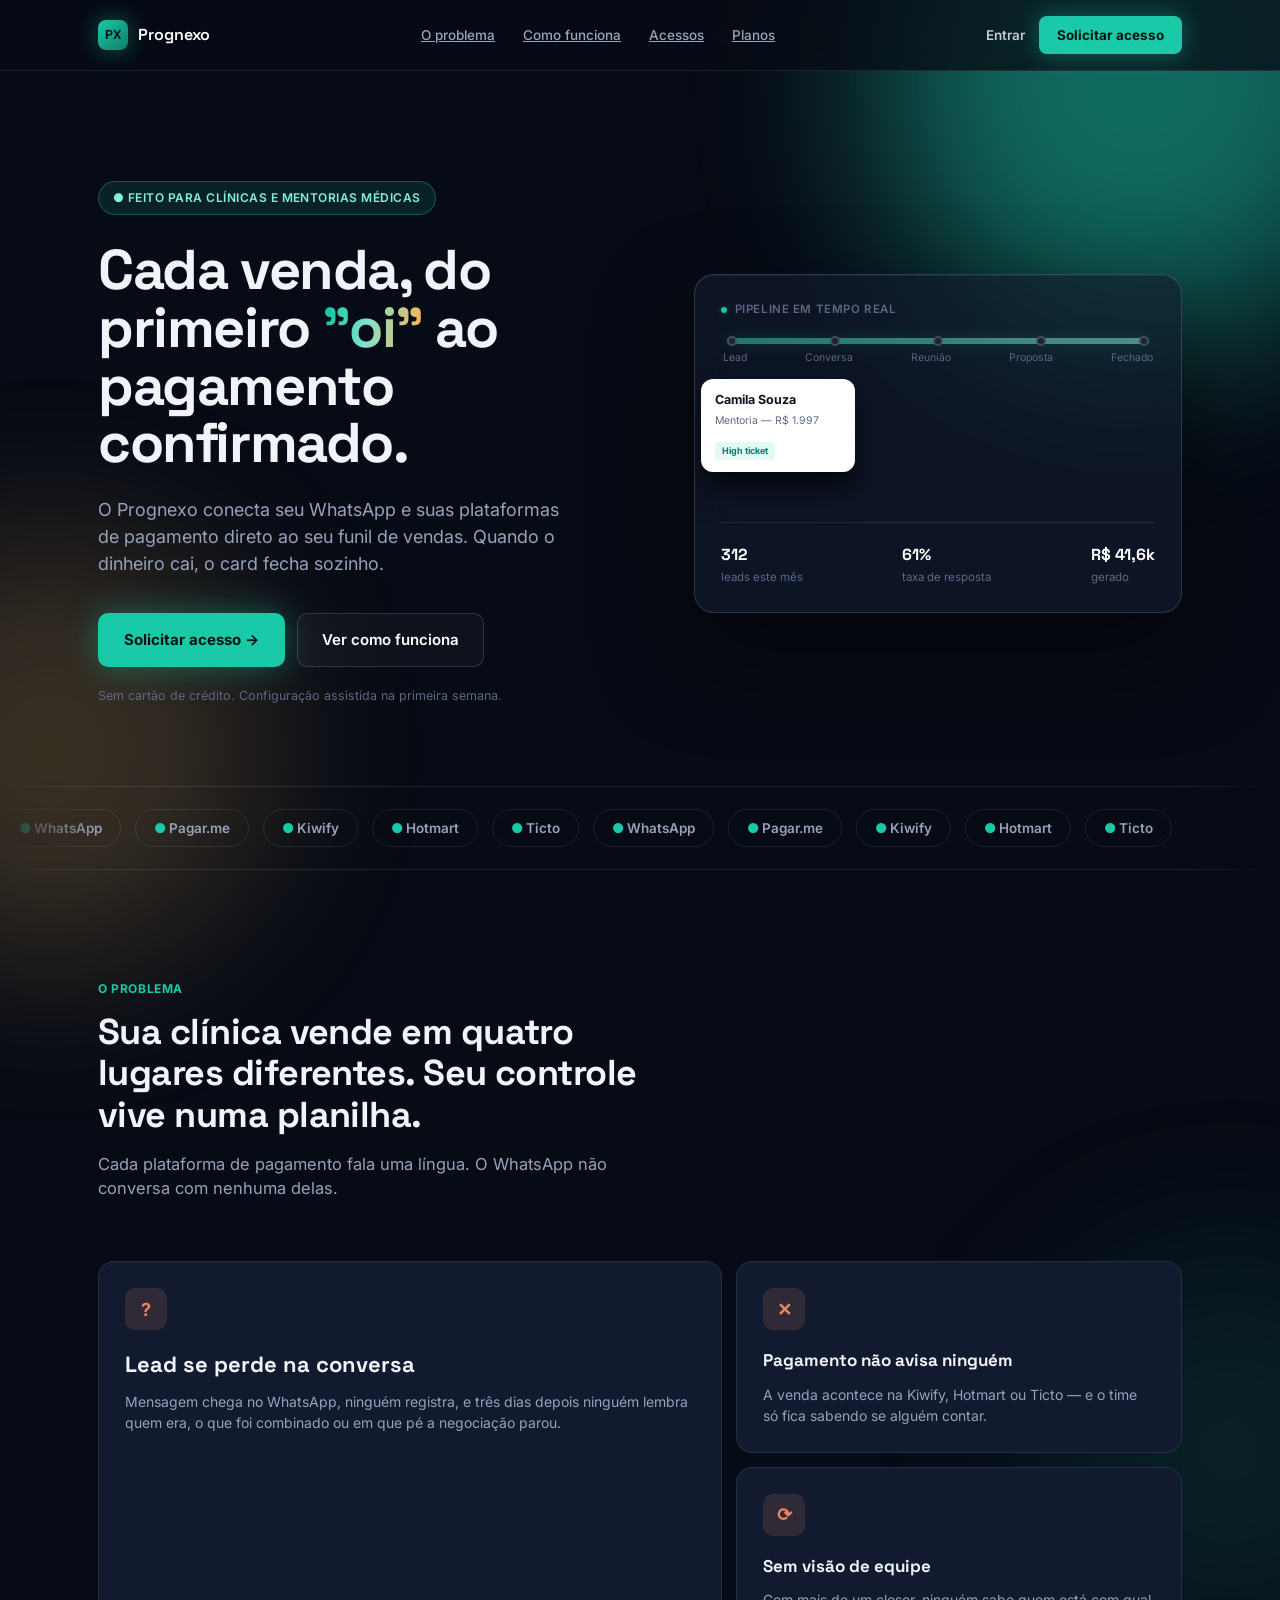
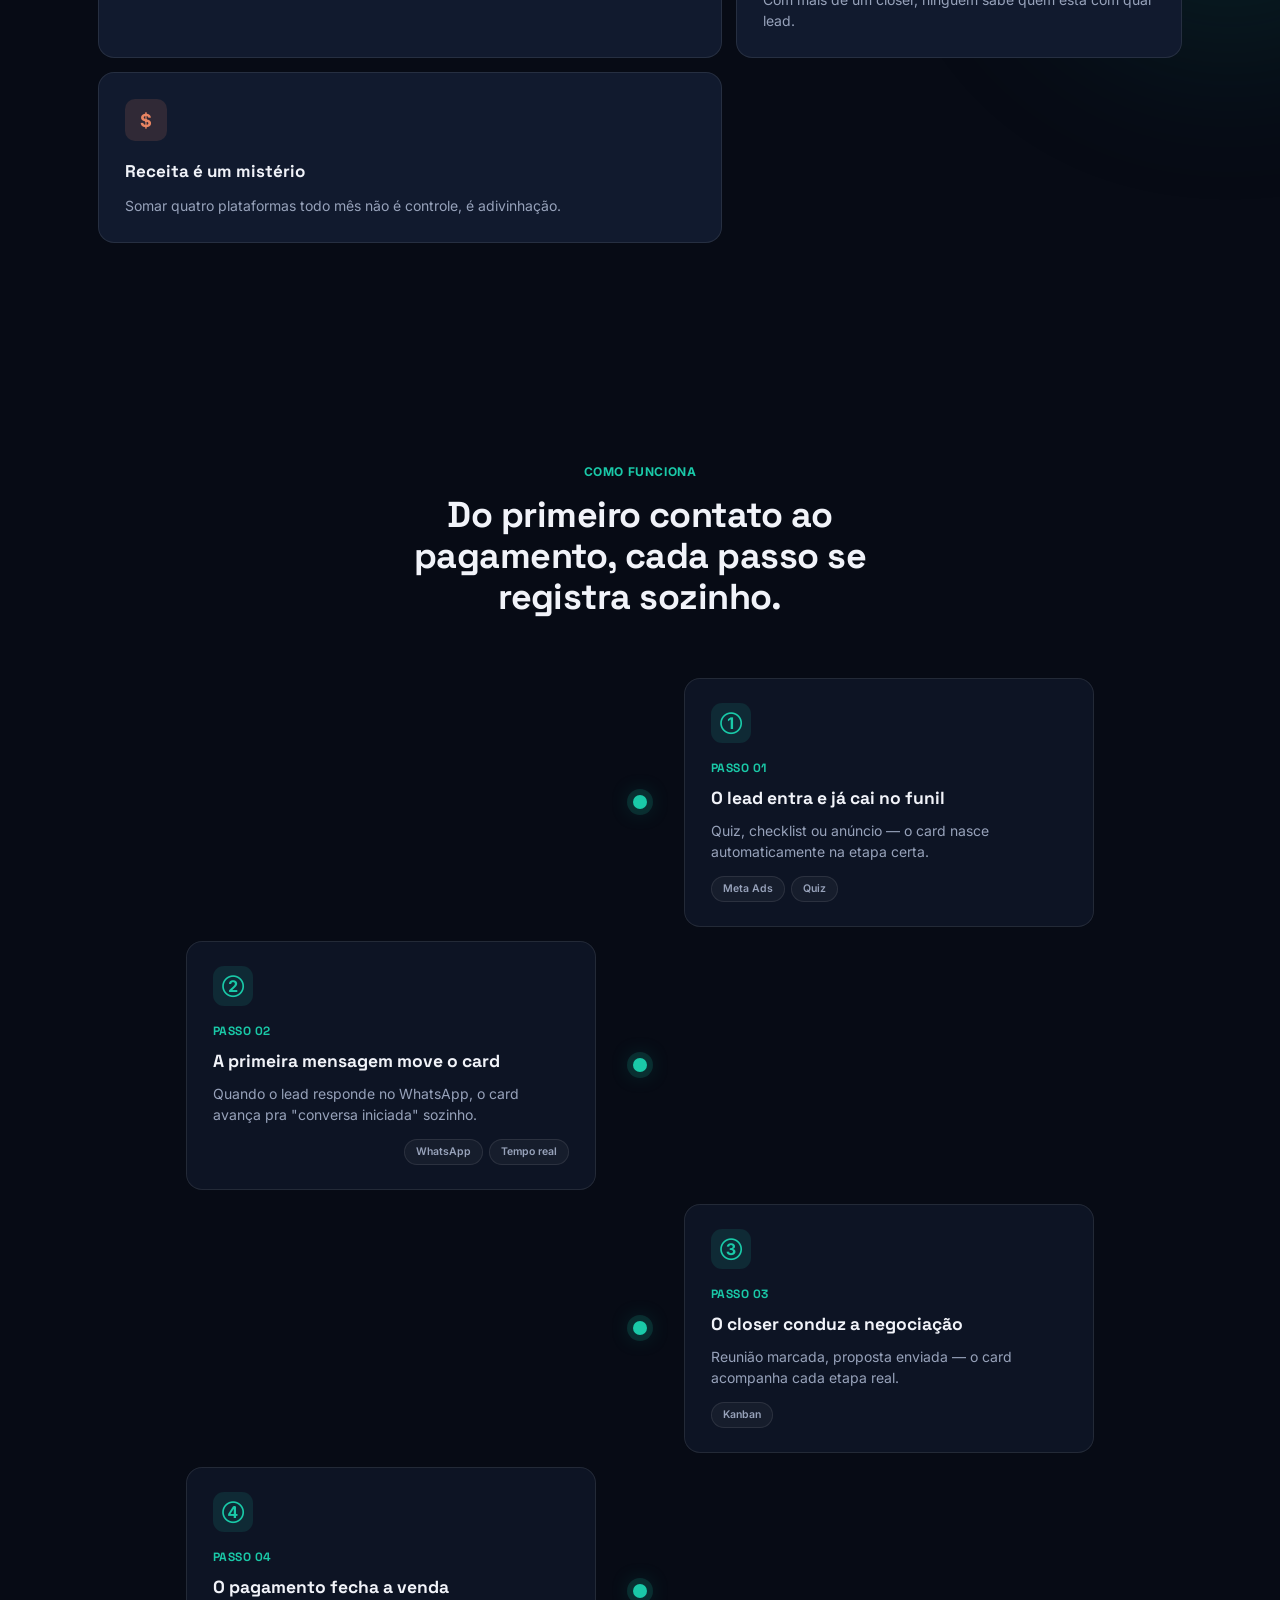
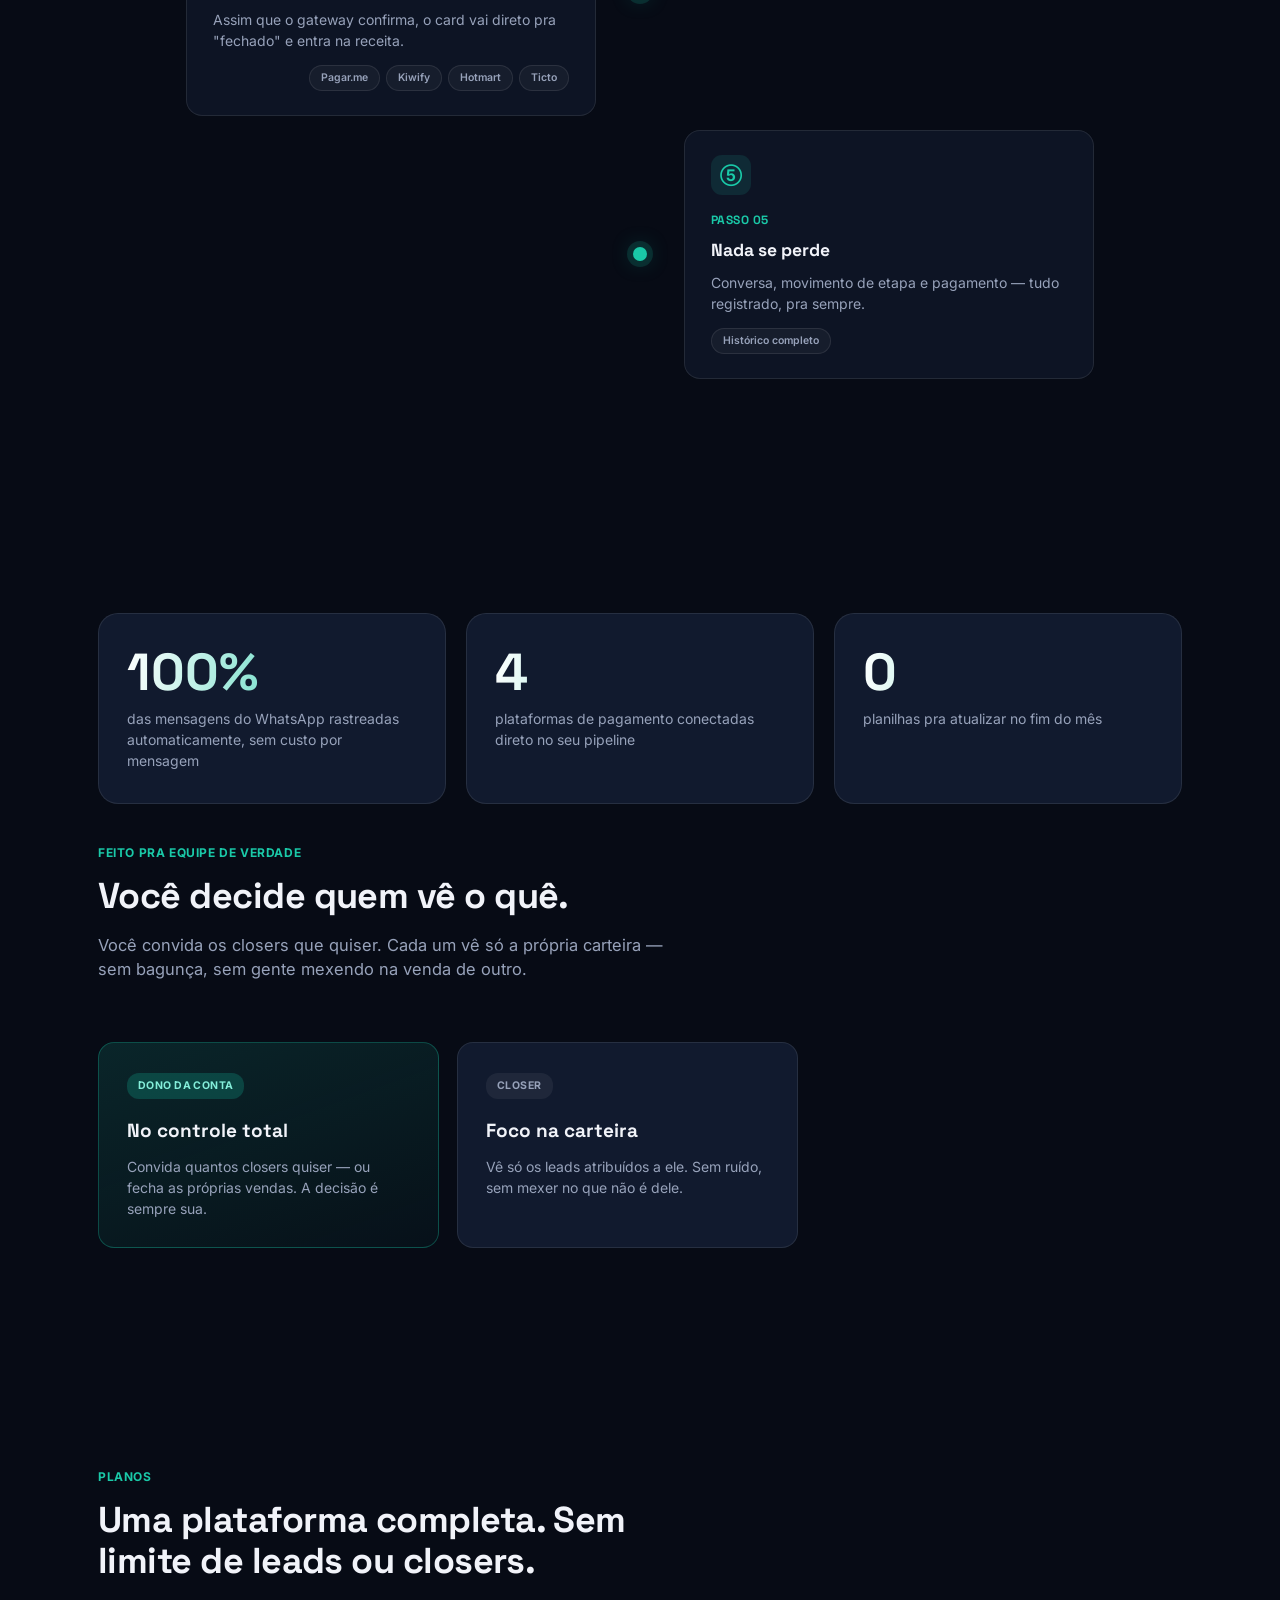
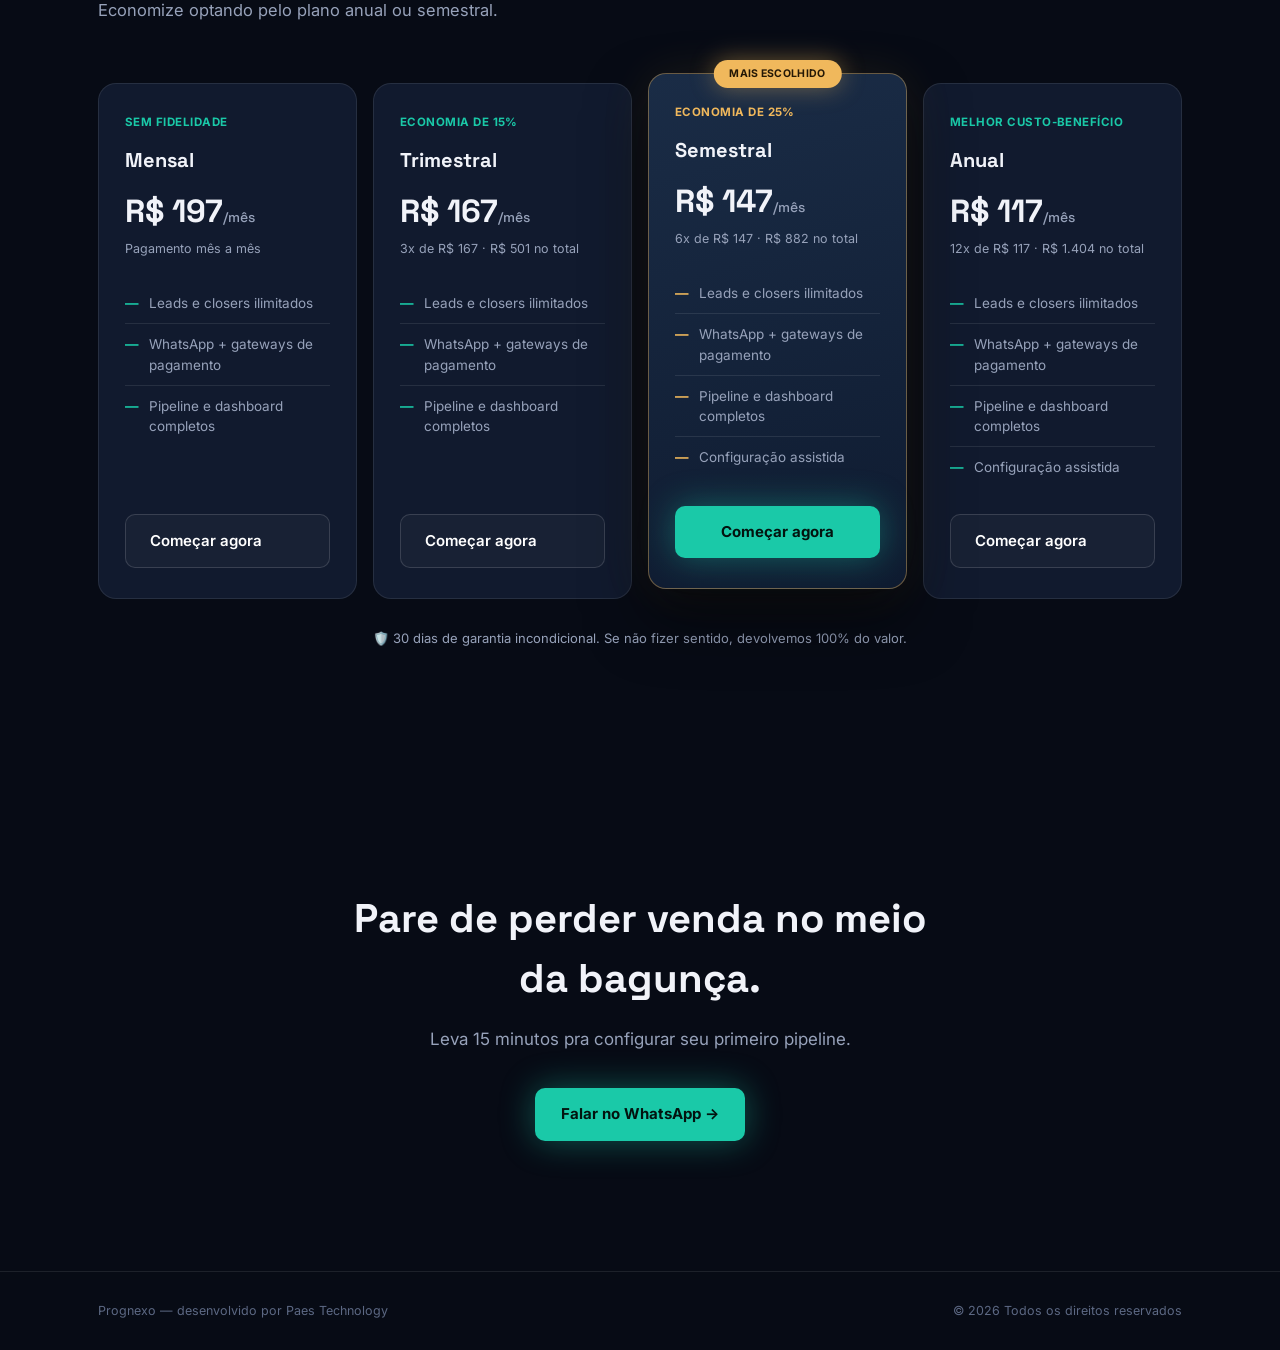
<file: prognexo-site.html>
<!DOCTYPE html>
<html lang="pt-BR">
<head>
<meta charset="UTF-8">
<meta name="viewport" content="width=device-width, initial-scale=1.0">
<title>Prognexo — O CRM que acompanha cada venda até o pagamento cair</title>
<link rel="preconnect" href="https://fonts.googleapis.com">
<link href="https://fonts.googleapis.com/css2?family=Space+Grotesk:wght@500;600;700&family=Inter:wght@400;500;600;700&display=swap" rel="stylesheet">
<style>
  :root{
    --bg:#070b15; --card:#111a2e; --card-glass:rgba(19,28,48,.6); --line:rgba(255,255,255,.09); --line-2:rgba(255,255,255,.14);
    --text:#f1f3f9; --mute:#97a2ba; --mute-2:#5c6883;
    --teal:#1ac9a8; --teal-dim:#0f7d6c; --teal-glow:rgba(26,201,168,.4); --teal-soft:rgba(26,201,168,.12);
    --amber:#f0b85c; --amber-glow:rgba(240,184,92,.4); --amber-soft:rgba(240,184,92,.12);
    --coral:#ea8562; --coral-soft:rgba(234,133,98,.14);
    --radius:16px;
  }
  *{box-sizing:border-box; margin:0; padding:0;}
  html{scroll-behavior:smooth;}
  body{font-family:'Inter',sans-serif; background:var(--bg); color:var(--text); line-height:1.5; -webkit-font-smoothing:antialiased; position:relative; overflow-x:hidden;}
  h1,h2,h3,.display{font-family:'Space Grotesk',sans-serif;}
  a{color:inherit;}
  img,svg{display:block;}
  .wrap{max-width:1140px; margin:0 auto; padding:0 28px; position:relative;}
  @media(max-width:640px){.wrap{padding:0 20px;}}

  /* Ambient floating orbs */
  .orb{position:fixed; border-radius:50%; filter:blur(90px); pointer-events:none; z-index:0; opacity:.5;}
  .orb-1{width:520px; height:520px; background:var(--teal); top:-180px; right:-120px; animation:float1 22s ease-in-out infinite;}
  .orb-2{width:420px; height:420px; background:var(--amber); top:60vh; left:-160px; opacity:.22; animation:float2 26s ease-in-out infinite;}
  .orb-3{width:380px; height:380px; background:var(--teal-dim); top:140vh; right:-140px; opacity:.2; animation:float1 30s ease-in-out infinite reverse;}
  @keyframes float1{0%,100%{transform:translate(0,0);} 50%{transform:translate(-40px,50px);}}
  @keyframes float2{0%,100%{transform:translate(0,0);} 50%{transform:translate(50px,-40px);}}
  @media(prefers-reduced-motion: reduce){.orb{animation:none;}}
  @media(max-width:640px){.orb{filter:blur(60px);} .orb-1{width:320px; height:320px;} .orb-2{width:260px; height:260px;} .orb-3{width:240px; height:240px;}}

  nav, header, section, footer{position:relative; z-index:1;}

  /* NAV */
  nav{position:sticky; top:0; z-index:40; background:rgba(7,11,21,.75); backdrop-filter:blur(16px); border-bottom:1px solid var(--line);}
  .nav-inner{display:flex; align-items:center; justify-content:space-between; padding:16px 28px; max-width:1140px; margin:0 auto;}
  .nav-logo{display:flex; align-items:center; gap:10px; color:#fff; font-family:'Space Grotesk'; font-weight:600; font-size:16px;}
  .nav-mark{width:30px; height:30px; border-radius:8px; background:linear-gradient(135deg,var(--teal),var(--teal-dim)); display:flex; align-items:center; justify-content:center; font-size:13px; font-weight:700; color:#03130f; box-shadow:0 0 24px var(--teal-glow);}
  .nav-links{display:flex; gap:28px; font-size:13.5px; color:#9aa5bc; font-weight:500;}
  .nav-links a{transition:.15s;}
  .nav-links a:hover{color:#fff;}
  .nav-right{display:flex; align-items:center; gap:14px;}
  .nav-login{font-size:13.5px; font-weight:600; color:#c3cadb; text-decoration:none; white-space:nowrap;}
  .nav-login:hover{color:#fff;}
  .nav-cta{background:var(--teal); color:#03130f; padding:9px 18px; border-radius:8px; font-size:13.5px; font-weight:700; text-decoration:none; white-space:nowrap; box-shadow:0 0 26px var(--teal-glow); transition:.15s;}
  .nav-cta:hover{transform:translateY(-1px); box-shadow:0 4px 34px var(--teal-glow);}
  @media(max-width:760px){.nav-links{display:none;} .nav-inner{padding:14px 20px;} .nav-cta{padding:8px 14px; font-size:12.5px;} .nav-login{font-size:12.5px;}}

  /* HERO */
  .hero{padding:110px 0 0;}
  @media(max-width:640px){.hero{padding:70px 0 0;}}
  .hero-inner{display:grid; grid-template-columns:1.05fr .95fr; gap:56px; align-items:center; padding-bottom:80px;}
  @media(max-width:960px){.hero-inner{grid-template-columns:1fr; padding-bottom:50px; gap:44px;}}
  .eyebrow{display:inline-flex; align-items:center; gap:8px; font-size:12px; font-weight:600; letter-spacing:.04em; text-transform:uppercase; color:#84eeda; background:var(--teal-soft); border:1px solid rgba(26,201,168,.32); padding:7px 14px; border-radius:20px; margin-bottom:26px;}
  .hero h1{font-size:56px; line-height:1.03; font-weight:700; letter-spacing:-.025em; margin-bottom:24px;}
  .hero h1 .grad{background:linear-gradient(100deg,var(--teal) 10%,#7fe4cd 45%,var(--amber) 90%); -webkit-background-clip:text; background-clip:text; color:transparent;}
  @media(max-width:640px){.hero h1{font-size:32px; letter-spacing:-.02em;}}
  @media(max-width:380px){.hero h1{font-size:27px;}}
  .hero p.lead{font-size:18px; color:var(--mute); max-width:480px; margin-bottom:36px;}
  .hero-ctas{display:flex; gap:12px; flex-wrap:wrap;}
  .btn-primary{background:var(--teal); color:#03130f; padding:15px 26px; border-radius:10px; font-weight:700; font-size:15px; text-decoration:none; display:inline-flex; align-items:center; gap:8px; transition:.18s; box-shadow:0 0 34px var(--teal-glow);}
  .btn-primary:hover{transform:translateY(-2px); box-shadow:0 8px 44px var(--teal-glow);}
  .btn-ghost{background:rgba(255,255,255,.03); color:#fff; padding:15px 24px; border-radius:10px; font-weight:600; font-size:15px; text-decoration:none; border:1px solid var(--line-2); transition:.18s;}
  .btn-ghost:hover{border-color:rgba(255,255,255,.4); background:rgba(255,255,255,.06);}
  .hero-note{margin-top:20px; font-size:12.5px; color:var(--mute-2);}

  /* SIGNATURE: glass pipeline rail */
  .rail-card{background:var(--card-glass); backdrop-filter:blur(20px); border:1px solid var(--line-2); border-radius:20px; padding:26px; position:relative; overflow:hidden; box-shadow:0 40px 90px rgba(0,0,0,.55), inset 0 1px 0 rgba(255,255,255,.06);}
  @media(max-width:420px){.rail-card{padding:20px;}}
  .rail-title{display:flex; align-items:center; gap:8px; font-size:11.5px; text-transform:uppercase; letter-spacing:.05em; color:var(--mute-2); font-weight:600; margin-bottom:20px;}
  .rail-dot{width:6px; height:6px; border-radius:50%; background:var(--teal); box-shadow:0 0 10px var(--teal-glow); animation:pulse 2s ease-in-out infinite;}
  @keyframes pulse{0%,100%{opacity:1;} 50%{opacity:.3;}}
  .rail-track{position:relative; height:6px; background:rgba(255,255,255,.08); border-radius:4px; margin:0 6px 26px;}
  .rail-track::before{content:''; position:absolute; left:0; top:0; height:100%; width:100%; background:linear-gradient(90deg,var(--teal),#7fe4cd); border-radius:4px; opacity:.5; box-shadow:0 0 14px var(--teal-glow);}
  .rail-stops{display:flex; justify-content:space-between; position:absolute; inset:0; align-items:center;}
  .rail-stop{width:10px; height:10px; border-radius:50%; background:#1a2437; border:2px solid rgba(255,255,255,.18);}
  .rail-labels{display:flex; justify-content:space-between; font-size:10.5px; color:var(--mute-2); margin:-20px 0 26px; padding:0 2px;}
  .rail-labels span:nth-child(1){text-align:left;} .rail-labels span:nth-child(5){text-align:right;}
  .rail-card-mover{position:absolute; top:104px; left:6px; width:154px; background:#fff; border-radius:12px; padding:12px 14px; box-shadow:0 16px 32px rgba(0,0,0,.6); animation:travel 7s ease-in-out infinite;}
  .rail-card-mover .name{font-size:12.5px; font-weight:700; color:#0b1220; margin-bottom:3px;}
  .rail-card-mover .prod{font-size:10.5px; color:#5f6b85; margin-bottom:8px;}
  .rail-card-mover .tag{display:inline-block; font-size:9px; font-weight:700; padding:2px 7px; border-radius:4px; background:var(--teal-soft); color:var(--teal-dim);}
  @keyframes travel{
    0%{ left:6px; } 22%{ left:6px; }
    28%{ left:calc(25% - 70px); } 47%{ left:calc(25% - 70px); }
    53%{ left:calc(50% - 70px); } 72%{ left:calc(50% - 70px); }
    78%{ left:calc(75% - 70px); } 97%{ left:calc(75% - 70px); }
    100%{ left:calc(75% - 70px); }
  }
  .rail-ping{position:absolute; top:96px; right:16px; background:var(--teal); color:#03130f; font-size:11px; font-weight:700; padding:7px 13px; border-radius:20px; opacity:0; animation:ping 7s ease-in-out infinite; box-shadow:0 0 24px var(--teal-glow);}
  @keyframes ping{
    0%,74%{opacity:0; transform:translateY(6px) scale(.9);}
    80%,94%{opacity:1; transform:translateY(0) scale(1);}
    100%{opacity:0; transform:translateY(-4px) scale(.9);}
  }
  @media(prefers-reduced-motion: reduce){
    .rail-card-mover{animation:none; left:calc(75% - 70px);}
    .rail-ping{animation:none; opacity:1;}
    .rail-dot{animation:none;}
  }
  .rail-foot{margin-top:156px; padding-top:20px; border-top:1px solid var(--line); display:flex; justify-content:space-between; font-size:11.5px; color:var(--mute-2);}
  .rail-foot b{color:#fff; font-family:'Space Grotesk'; font-size:16px; display:block; margin-bottom:2px;}

  /* MARQUEE integrations */
  .marquee-wrap{border-top:1px solid var(--line); border-bottom:1px solid var(--line); padding:22px 0; overflow:hidden; -webkit-mask-image:linear-gradient(90deg,transparent,#000 8%,#000 92%,transparent); mask-image:linear-gradient(90deg,transparent,#000 8%,#000 92%,transparent);}
  .marquee-track{display:flex; gap:14px; width:max-content; animation:scroll 26s linear infinite;}
  @keyframes scroll{from{transform:translateX(0);} to{transform:translateX(-50%);}}
  @media(prefers-reduced-motion: reduce){.marquee-track{animation:none;}}
  .integ-chip{font-size:13.5px; color:var(--mute); font-weight:600; padding:8px 18px; border:1px solid var(--line); border-radius:20px; white-space:nowrap;}
  .integ-chip b{color:var(--teal);}

  /* SECTIONS */
  section{padding:110px 0;}
  @media(max-width:640px){section{padding:70px 0;}}
  .section-head{max-width:580px; margin-bottom:60px;}
  .section-eyebrow{font-size:12px; font-weight:700; letter-spacing:.05em; text-transform:uppercase; color:var(--teal); margin-bottom:14px;}
  .section-head h2{font-size:36px; line-height:1.14; letter-spacing:-.015em; margin-bottom:16px;}
  @media(max-width:640px){.section-head h2{font-size:27px;}}
  .section-head p{color:var(--mute); font-size:16.5px;}

  /* BIG STATS */
  .stats-row{display:grid; grid-template-columns:repeat(3,1fr); gap:20px; margin-bottom:40px;}
  @media(max-width:760px){.stats-row{grid-template-columns:1fr;}}
  .stat-card{background:var(--card); border:1px solid var(--line); border-radius:20px; padding:32px 28px;}
  .stat-num{font-family:'Space Grotesk'; font-size:52px; font-weight:700; line-height:1; margin-bottom:10px; background:linear-gradient(100deg,#fff,var(--teal) 90%); -webkit-background-clip:text; background-clip:text; color:transparent;}
  .stat-label{font-size:14px; color:var(--mute);}

  /* PROBLEM — bento */
  .problem-bento{display:grid; grid-template-columns:1.4fr 1fr; grid-template-rows:auto auto; gap:14px;}
  @media(max-width:820px){.problem-bento{grid-template-columns:1fr;}}
  .problem-card{background:var(--card); border:1px solid var(--line); border-radius:var(--radius); padding:26px; transition:.2s;}
  .problem-card:hover{border-color:var(--line-2); transform:translateY(-3px);}
  .problem-card.big{grid-row:span 2; display:flex; flex-direction:column; justify-content:space-between;}
  .problem-card .icon{width:42px; height:42px; border-radius:10px; background:var(--coral-soft); color:var(--coral); display:flex; align-items:center; justify-content:center; margin-bottom:18px; font-size:18px; font-weight:700;}
  .problem-card h3{font-size:17px; margin-bottom:10px;}
  .problem-card.big h3{font-size:22px;}
  .problem-card p{font-size:14px; color:var(--mute);}

  /* HOW IT WORKS — zigzag drawn path */
  .flow{position:relative; max-width:940px; margin:0 auto;}
  .flow-path{position:absolute; left:50%; top:0; width:2px; height:100%; transform:translateX(-50%); z-index:0;}
  .flow-path svg{width:100%; height:100%; overflow:visible;}
  .flow-step{position:relative; z-index:1; display:grid; grid-template-columns:1fr 1fr; align-items:center; margin-bottom:14px;}
  .flow-step .flow-card{background:var(--card-glass); backdrop-filter:blur(14px); border:1px solid var(--line); border-radius:16px; padding:24px 26px; max-width:410px; transition:.2s;}
  .flow-step .flow-card:hover{border-color:rgba(26,201,168,.4); box-shadow:0 20px 50px rgba(0,0,0,.35);}
  .flow-step:nth-child(odd) .flow-card{grid-column:1; justify-self:end; margin-right:44px;}
  .flow-step:nth-child(even) .flow-card{grid-column:2; justify-self:start; margin-left:44px;}
  .flow-node{position:absolute; left:50%; top:50%; transform:translate(-50%,-50%); width:14px; height:14px; border-radius:50%; background:var(--teal); box-shadow:0 0 0 6px rgba(26,201,168,.15), 0 0 22px var(--teal-glow); z-index:2;}
  .flow-icon{width:40px; height:40px; border-radius:11px; background:var(--teal-soft); color:var(--teal); display:flex; align-items:center; justify-content:center; margin-bottom:16px; font-size:16px; font-weight:700;}
  .flow-num{font-family:'Space Grotesk'; font-size:12px; font-weight:700; color:var(--teal); margin-bottom:8px; letter-spacing:.04em;}
  .flow-card h3{font-size:17.5px; margin-bottom:9px;}
  .flow-card p{font-size:14px; color:var(--mute); margin-bottom:14px;}
  .flow-tags{display:flex; gap:6px; flex-wrap:wrap;}
  .flow-step:nth-child(odd) .flow-tags{justify-content:flex-end;}
  .flow-tag{font-size:10.5px; font-weight:600; padding:4px 11px; border-radius:14px; background:rgba(255,255,255,.04); color:var(--mute); border:1px solid var(--line);}
  @media(max-width:760px){
    .flow-path{left:22px; transform:none;}
    .flow-step{grid-template-columns:1fr; margin-bottom:26px;}
    .flow-step:nth-child(odd) .flow-card, .flow-step:nth-child(even) .flow-card{grid-column:1; justify-self:start; margin-left:56px; margin-right:0; max-width:100%;}
    .flow-step:nth-child(odd) .flow-tags{justify-content:flex-start;}
    .flow-node{left:22px;}
  }

  /* ROLES */
  .roles-grid{display:grid; grid-template-columns:repeat(2,1fr); gap:18px; max-width:700px;}
  @media(max-width:620px){.roles-grid{grid-template-columns:1fr;}}
  .role-card{border-radius:var(--radius); padding:28px; position:relative; border:1px solid var(--line); transition:.2s;}
  .role-card:hover{transform:translateY(-3px);}
  .role-card.doctor{background:linear-gradient(160deg,rgba(26,201,168,.14),rgba(26,201,168,.03)); border-color:rgba(26,201,168,.3);}
  .role-card.closer{background:var(--card);}
  .role-badge{display:inline-block; font-size:10.5px; font-weight:700; text-transform:uppercase; letter-spacing:.04em; padding:5px 11px; border-radius:12px; margin-bottom:18px;}
  .role-card.doctor .role-badge{background:rgba(26,201,168,.22); color:#84eeda;}
  .role-card.closer .role-badge{background:rgba(255,255,255,.06); color:var(--mute);}
  .role-card h3{font-size:19px; margin-bottom:11px;}
  .role-card p{font-size:14px; color:var(--mute);}

  /* PRICING */
  .pricing-grid{display:grid; grid-template-columns:repeat(4,1fr); gap:16px;}
  @media(max-width:960px){.pricing-grid{grid-template-columns:1fr 1fr;}}
  @media(max-width:600px){.pricing-grid{grid-template-columns:1fr;}}
  .price-card{background:var(--card); border:1px solid var(--line); border-radius:18px; padding:30px 26px; display:flex; flex-direction:column; transition:.2s;}
  .price-card:hover{border-color:var(--line-2); transform:translateY(-3px);}
  .price-card.highlight{background:linear-gradient(165deg,#1a2c46,#0f1b30); border-color:rgba(240,184,92,.4); transform:translateY(-10px); box-shadow:0 30px 60px rgba(0,0,0,.5), 0 0 50px rgba(240,184,92,.1);}
  .price-card.highlight:hover{transform:translateY(-13px);}
  @media(max-width:960px){.price-card.highlight{transform:none;} .price-card.highlight:hover{transform:translateY(-3px);}}
  .plan-ribbon{position:absolute; top:-14px; left:50%; transform:translateX(-50%); background:var(--amber); color:#241705; font-size:10.5px; font-weight:700; text-transform:uppercase; letter-spacing:.03em; padding:6px 16px; border-radius:20px; white-space:nowrap; box-shadow:0 0 24px var(--amber-glow);}
  .price-tag{font-size:11.5px; font-weight:700; text-transform:uppercase; letter-spacing:.04em; color:var(--teal); margin-bottom:14px;}
  .price-card.highlight .price-tag{color:var(--amber);}
  .price-card h3{font-size:20px; margin-bottom:12px;}
  .plan-price{font-family:'Space Grotesk'; font-size:32px; font-weight:700; margin-bottom:5px;}
  .plan-price span{font-size:14px; font-weight:500; color:var(--mute);}
  .plan-sub{font-size:12.5px; color:var(--mute); margin-bottom:24px;}
  .price-list{list-style:none; margin-bottom:26px; flex:1;}
  .price-list li{font-size:13.5px; padding:10px 0; border-top:1px solid var(--line); display:flex; gap:10px; color:var(--mute);}
  .price-list li:first-child{border-top:none;}
  .price-list li::before{content:'—'; color:var(--teal); font-weight:700; flex-shrink:0;}
  .price-card.highlight .price-list li::before{color:var(--amber);}

  /* CTA FOOTER */
  .cta-section{text-align:center; padding:130px 0; position:relative;}
  .cta-section h2{font-size:40px; margin-bottom:18px; max-width:600px; margin-inline:auto;}
  @media(max-width:640px){.cta-section h2{font-size:28px;}}
  .cta-section p{color:var(--mute); margin-bottom:36px; font-size:17px;}
  footer{border-top:1px solid var(--line); padding:30px 0; color:var(--mute-2); font-size:12.5px; display:flex; justify-content:space-between; flex-wrap:wrap; gap:10px;}
</style>
</head>
<body>

<div class="orb orb-1"></div>
<div class="orb orb-2"></div>
<div class="orb orb-3"></div>

<nav>
  <div class="nav-inner">
    <div class="nav-logo"><div class="nav-mark">PX</div>Prognexo</div>
    <div class="nav-links">
      <a href="#problema">O problema</a>
      <a href="#como-funciona">Como funciona</a>
      <a href="#acessos">Acessos</a>
      <a href="#planos">Planos</a>
    </div>
    <div class="nav-right">
      <a href="https://prognexo-frontend.vercel.app/#/login" class="nav-login">Entrar</a>
      <a href="#cta" class="nav-cta">Solicitar acesso</a>
    </div>
  </div>
</nav>

<header class="hero">
  <div class="wrap hero-inner">
    <div>
      <div class="eyebrow">● Feito para clínicas e mentorias médicas</div>
      <h1>Cada venda, do primeiro <span class="grad">"oi"</span> ao pagamento confirmado.</h1>
      <p class="lead">O Prognexo conecta seu WhatsApp e suas plataformas de pagamento direto ao seu funil de vendas. Quando o dinheiro cai, o card fecha sozinho.</p>
      <div class="hero-ctas">
        <a href="#cta" class="btn-primary">Solicitar acesso →</a>
        <a href="#como-funciona" class="btn-ghost">Ver como funciona</a>
      </div>
      <p class="hero-note">Sem cartão de crédito. Configuração assistida na primeira semana.</p>
    </div>

    <div class="rail-card">
      <div class="rail-title"><span class="rail-dot"></span>Pipeline em tempo real</div>
      <div class="rail-track">
        <div class="rail-stops">
          <div class="rail-stop"></div><div class="rail-stop"></div><div class="rail-stop"></div><div class="rail-stop"></div><div class="rail-stop"></div>
        </div>
      </div>
      <div class="rail-labels">
        <span>Lead</span><span>Conversa</span><span>Reunião</span><span>Proposta</span><span>Fechado</span>
      </div>
      <div class="rail-card-mover">
        <div class="name">Camila Souza</div>
        <div class="prod">Mentoria — R$ 1.997</div>
        <span class="tag">High ticket</span>
      </div>
      <div class="rail-ping">✓ R$ 1.997 recebidos</div>
      <div class="rail-foot">
        <div><b>312</b>leads este mês</div>
        <div><b>61%</b>taxa de resposta</div>
        <div><b>R$ 41,6k</b>gerado</div>
      </div>
    </div>
  </div>
</header>

<div class="marquee-wrap">
  <div class="marquee-track">
    <span class="integ-chip"><b>●</b> WhatsApp</span>
    <span class="integ-chip"><b>●</b> Pagar.me</span>
    <span class="integ-chip"><b>●</b> Kiwify</span>
    <span class="integ-chip"><b>●</b> Hotmart</span>
    <span class="integ-chip"><b>●</b> Ticto</span>
    <span class="integ-chip"><b>●</b> WhatsApp</span>
    <span class="integ-chip"><b>●</b> Pagar.me</span>
    <span class="integ-chip"><b>●</b> Kiwify</span>
    <span class="integ-chip"><b>●</b> Hotmart</span>
    <span class="integ-chip"><b>●</b> Ticto</span>
  </div>
</div>

<section id="problema">
  <div class="wrap">
    <div class="section-head">
      <div class="section-eyebrow">O problema</div>
      <h2>Sua clínica vende em quatro lugares diferentes. Seu controle vive numa planilha.</h2>
      <p>Cada plataforma de pagamento fala uma língua. O WhatsApp não conversa com nenhuma delas.</p>
    </div>
    <div class="problem-bento">
      <div class="problem-card big">
        <div>
          <div class="icon">?</div>
          <h3>Lead se perde na conversa</h3>
          <p>Mensagem chega no WhatsApp, ninguém registra, e três dias depois ninguém lembra quem era, o que foi combinado ou em que pé a negociação parou.</p>
        </div>
      </div>
      <div class="problem-card">
        <div class="icon">✕</div>
        <h3>Pagamento não avisa ninguém</h3>
        <p>A venda acontece na Kiwify, Hotmart ou Ticto — e o time só fica sabendo se alguém contar.</p>
      </div>
      <div class="problem-card">
        <div class="icon">⟳</div>
        <h3>Sem visão de equipe</h3>
        <p>Com mais de um closer, ninguém sabe quem está com qual lead.</p>
      </div>
      <div class="problem-card">
        <div class="icon">$</div>
        <h3>Receita é um mistério</h3>
        <p>Somar quatro plataformas todo mês não é controle, é adivinhação.</p>
      </div>
    </div>
  </div>
</section>

<section id="como-funciona">
  <div class="wrap">
    <div class="section-head" style="margin-left:auto; margin-right:auto; text-align:center;">
      <div class="section-eyebrow">Como funciona</div>
      <h2>Do primeiro contato ao pagamento, cada passo se registra sozinho.</h2>
    </div>

    <div class="flow">
      <div class="flow-path">
        <svg viewBox="0 0 4 1300" preserveAspectRatio="none">
          <path d="M2,0 L2,1300" stroke="url(#g)" stroke-width="2" fill="none"/>
          <defs>
            <linearGradient id="g" x1="0" y1="0" x2="0" y2="1">
              <stop offset="0%" stop-color="#1ac9a8" stop-opacity="0.5"/>
              <stop offset="100%" stop-color="#1ac9a8" stop-opacity="0.08"/>
            </linearGradient>
          </defs>
        </svg>
      </div>

      <div class="flow-step">
        <div class="flow-node"></div>
        <div class="flow-card">
          <div class="flow-icon">①</div>
          <div class="flow-num">PASSO 01</div>
          <h3>O lead entra e já cai no funil</h3>
          <p>Quiz, checklist ou anúncio — o card nasce automaticamente na etapa certa.</p>
          <div class="flow-tags"><span class="flow-tag">Meta Ads</span><span class="flow-tag">Quiz</span></div>
        </div>
      </div>

      <div class="flow-step">
        <div class="flow-node"></div>
        <div class="flow-card">
          <div class="flow-icon">②</div>
          <div class="flow-num">PASSO 02</div>
          <h3>A primeira mensagem move o card</h3>
          <p>Quando o lead responde no WhatsApp, o card avança pra "conversa iniciada" sozinho.</p>
          <div class="flow-tags"><span class="flow-tag">WhatsApp</span><span class="flow-tag">Tempo real</span></div>
        </div>
      </div>

      <div class="flow-step">
        <div class="flow-node"></div>
        <div class="flow-card">
          <div class="flow-icon">③</div>
          <div class="flow-num">PASSO 03</div>
          <h3>O closer conduz a negociação</h3>
          <p>Reunião marcada, proposta enviada — o card acompanha cada etapa real.</p>
          <div class="flow-tags"><span class="flow-tag">Kanban</span></div>
        </div>
      </div>

      <div class="flow-step">
        <div class="flow-node"></div>
        <div class="flow-card">
          <div class="flow-icon">④</div>
          <div class="flow-num">PASSO 04</div>
          <h3>O pagamento fecha a venda</h3>
          <p>Assim que o gateway confirma, o card vai direto pra "fechado" e entra na receita.</p>
          <div class="flow-tags"><span class="flow-tag">Pagar.me</span><span class="flow-tag">Kiwify</span><span class="flow-tag">Hotmart</span><span class="flow-tag">Ticto</span></div>
        </div>
      </div>

      <div class="flow-step">
        <div class="flow-node"></div>
        <div class="flow-card">
          <div class="flow-icon">⑤</div>
          <div class="flow-num">PASSO 05</div>
          <h3>Nada se perde</h3>
          <p>Conversa, movimento de etapa e pagamento — tudo registrado, pra sempre.</p>
          <div class="flow-tags"><span class="flow-tag">Histórico completo</span></div>
        </div>
      </div>
    </div>
  </div>
</section>

<section id="acessos">
  <div class="wrap">
    <div class="stats-row">
      <div class="stat-card"><div class="stat-num">100%</div><div class="stat-label">das mensagens do WhatsApp rastreadas automaticamente, sem custo por mensagem</div></div>
      <div class="stat-card"><div class="stat-num">4</div><div class="stat-label">plataformas de pagamento conectadas direto no seu pipeline</div></div>
      <div class="stat-card"><div class="stat-num">0</div><div class="stat-label">planilhas pra atualizar no fim do mês</div></div>
    </div>
    <div class="section-head">
      <div class="section-eyebrow">Feito pra equipe de verdade</div>
      <h2>Você decide quem vê o quê.</h2>
      <p>Você convida os closers que quiser. Cada um vê só a própria carteira — sem bagunça, sem gente mexendo na venda de outro.</p>
    </div>
    <div class="roles-grid">
      <div class="role-card doctor">
        <span class="role-badge">Dono da conta</span>
        <h3>No controle total</h3>
        <p>Convida quantos closers quiser — ou fecha as próprias vendas. A decisão é sempre sua.</p>
      </div>
      <div class="role-card closer">
        <span class="role-badge">Closer</span>
        <h3>Foco na carteira</h3>
        <p>Vê só os leads atribuídos a ele. Sem ruído, sem mexer no que não é dele.</p>
      </div>
    </div>
  </div>
</section>

<section id="planos">
  <div class="wrap">
    <div class="section-head">
      <div class="section-eyebrow">Planos</div>
      <h2>Uma plataforma completa. Sem limite de leads ou closers.</h2>
      <p>Economize optando pelo plano anual ou semestral.</p>
    </div>
    <div class="pricing-grid">
      <div class="price-card">
        <div class="price-tag">Sem fidelidade</div>
        <h3>Mensal</h3>
        <div class="plan-price">R$ 197<span>/mês</span></div>
        <div class="plan-sub">Pagamento mês a mês</div>
        <ul class="price-list">
          <li>Leads e closers ilimitados</li>
          <li>WhatsApp + gateways de pagamento</li>
          <li>Pipeline e dashboard completos</li>
        </ul>
        <a href="#cta" class="btn-ghost" style="width:100%; justify-content:center;">Começar agora</a>
      </div>
      <div class="price-card">
        <div class="price-tag">Economia de 15%</div>
        <h3>Trimestral</h3>
        <div class="plan-price">R$ 167<span>/mês</span></div>
        <div class="plan-sub">3x de R$ 167 · R$ 501 no total</div>
        <ul class="price-list">
          <li>Leads e closers ilimitados</li>
          <li>WhatsApp + gateways de pagamento</li>
          <li>Pipeline e dashboard completos</li>
        </ul>
        <a href="#cta" class="btn-ghost" style="width:100%; justify-content:center;">Começar agora</a>
      </div>
      <div class="price-card highlight" style="position:relative;">
        <div class="plan-ribbon">Mais escolhido</div>
        <div class="price-tag">Economia de 25%</div>
        <h3>Semestral</h3>
        <div class="plan-price">R$ 147<span>/mês</span></div>
        <div class="plan-sub">6x de R$ 147 · R$ 882 no total</div>
        <ul class="price-list">
          <li>Leads e closers ilimitados</li>
          <li>WhatsApp + gateways de pagamento</li>
          <li>Pipeline e dashboard completos</li>
          <li>Configuração assistida</li>
        </ul>
        <a href="#cta" class="btn-primary" style="width:100%; justify-content:center;">Começar agora</a>
      </div>
      <div class="price-card">
        <div class="price-tag">Melhor custo-benefício</div>
        <h3>Anual</h3>
        <div class="plan-price">R$ 117<span>/mês</span></div>
        <div class="plan-sub">12x de R$ 117 · R$ 1.404 no total</div>
        <ul class="price-list">
          <li>Leads e closers ilimitados</li>
          <li>WhatsApp + gateways de pagamento</li>
          <li>Pipeline e dashboard completos</li>
          <li>Configuração assistida</li>
        </ul>
        <a href="#cta" class="btn-ghost" style="width:100%; justify-content:center;">Começar agora</a>
      </div>
    </div>
    <p style="text-align:center; margin-top:30px; font-size:13px; color:var(--mute);">🛡️ 30 dias de garantia incondicional. Se não fizer sentido, devolvemos 100% do valor.</p>
  </div>
</section>

<section class="cta-section" id="cta">
  <div class="wrap">
    <h2>Pare de perder venda no meio da bagunça.</h2>
    <p>Leva 15 minutos pra configurar seu primeiro pipeline.</p>
    <a href="https://wa.me/554430472098" class="btn-primary">Falar no WhatsApp →</a>
  </div>
</section>

<footer>
  <div class="wrap" style="display:flex; justify-content:space-between; flex-wrap:wrap; gap:10px; width:100%;">
    <div>Prognexo — desenvolvido por Paes Technology</div>
    <div>© 2026 Todos os direitos reservados</div>
  </div>
</footer>

</body>
</html>
</file>
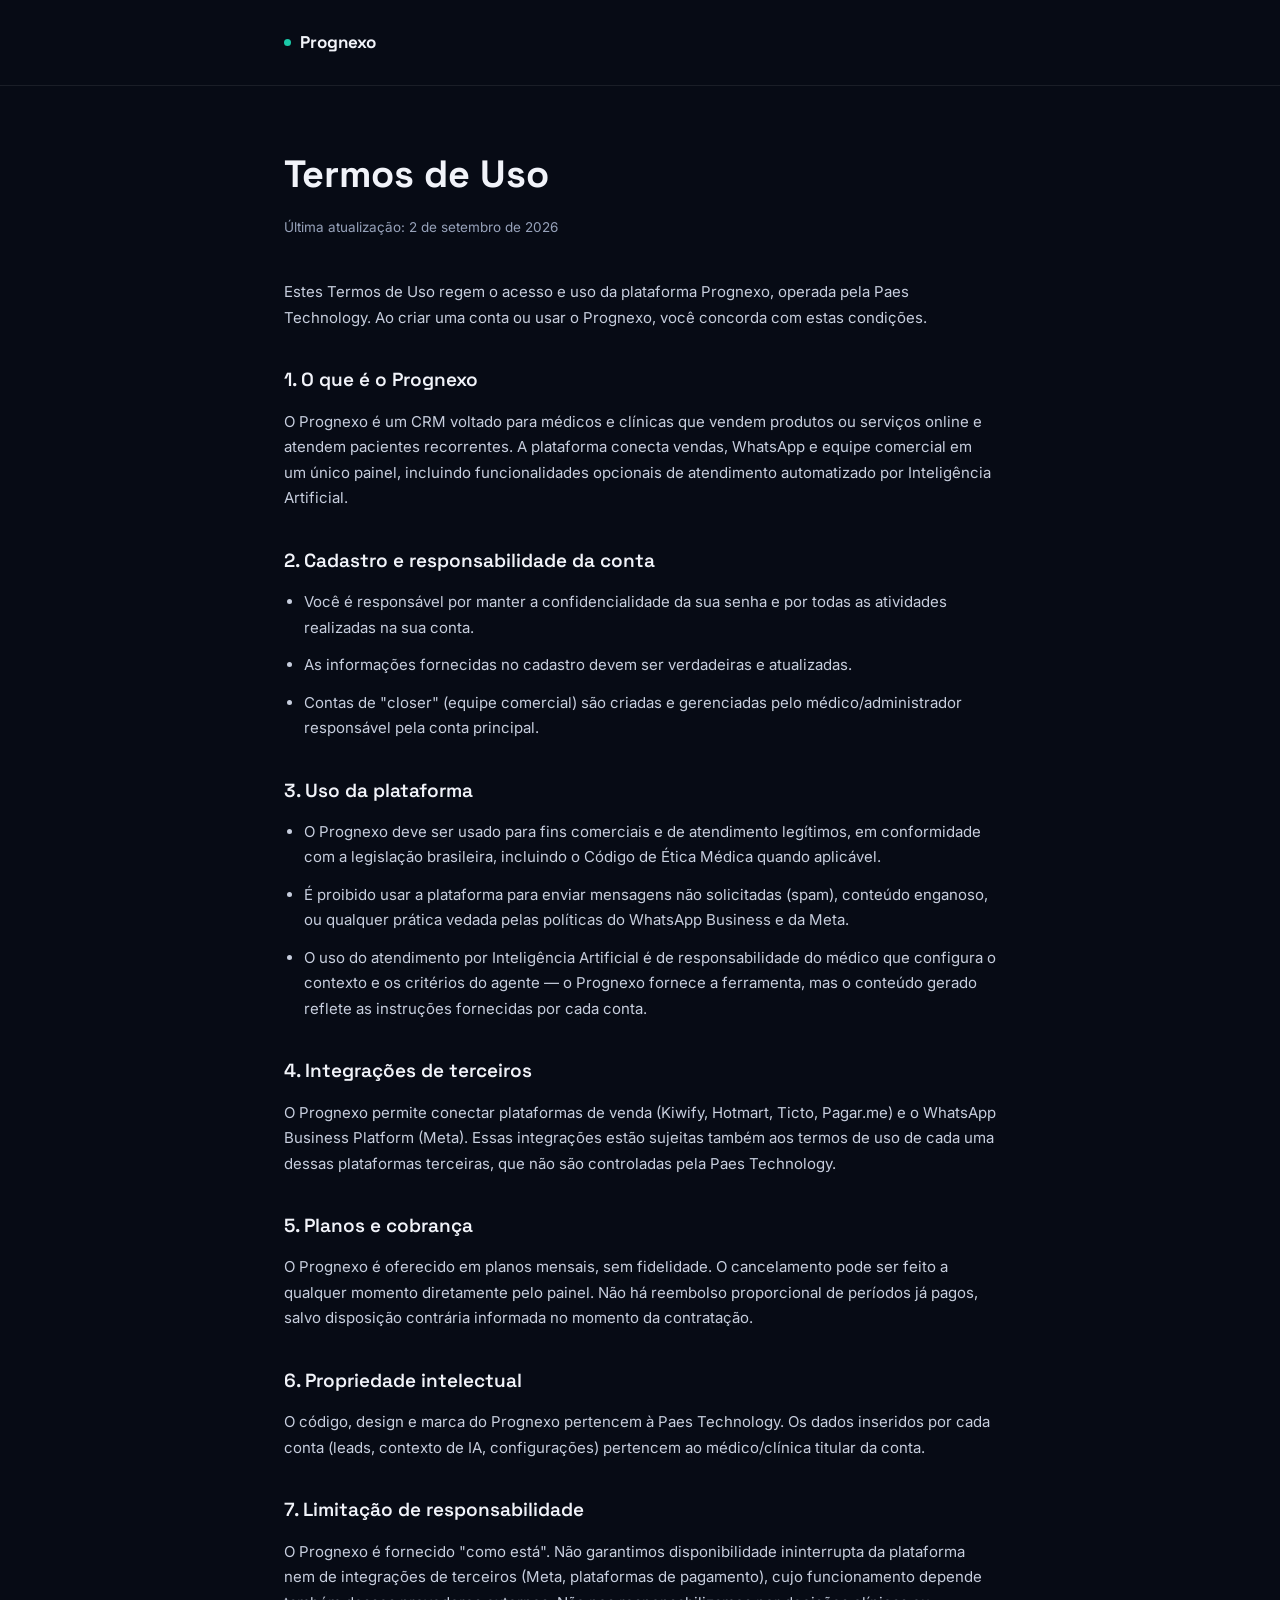
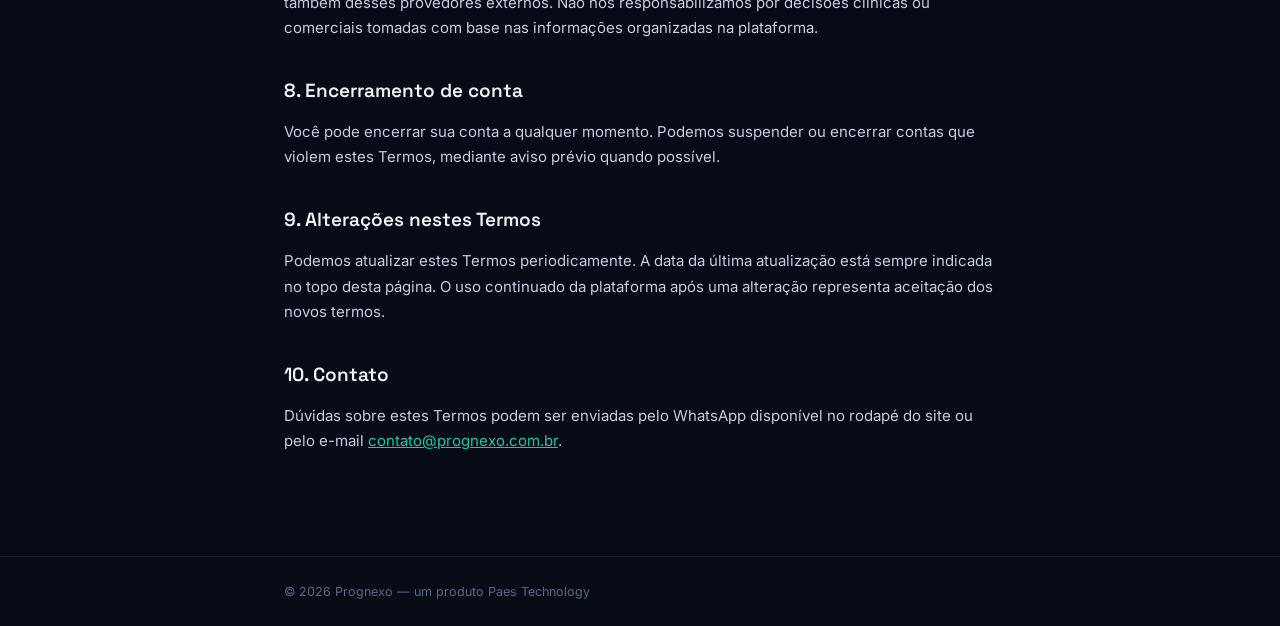
<file: termos.html>
<!DOCTYPE html>
<html lang="pt-BR">
<head>
<meta charset="UTF-8">
<meta name="viewport" content="width=device-width, initial-scale=1">
<title>Termos de Uso — Prognexo</title>
<meta name="description" content="Termos de Uso do Prognexo — condições de uso da plataforma para médicos, clínicas e suas equipes.">
<link href="https://fonts.googleapis.com/css2?family=Space+Grotesk:wght@600;700&family=Inter:wght@400;500;600&display=swap" rel="stylesheet">
<style>
  *{margin:0;padding:0;box-sizing:border-box;}
  body{font-family:'Inter',sans-serif; background:#070b15; color:#f1f3f9; line-height:1.7;}
  .container{max-width:760px; margin:0 auto; padding:0 24px;}
  header{padding:28px 0; border-bottom:1px solid rgba(255,255,255,.08);}
  .logo{font-family:'Space Grotesk'; font-weight:700; font-size:17px; display:flex; align-items:center; gap:9px; text-decoration:none; color:#f1f3f9;}
  .logo-dot{width:7px; height:7px; border-radius:50%; background:#1ac9a8;}
  main{padding:56px 0 90px;}
  h1{font-family:'Space Grotesk'; font-size:clamp(28px,4vw,38px); font-weight:700; margin-bottom:10px;}
  .updated{color:#97a2ba; font-size:13.5px; margin-bottom:40px;}
  h2{font-family:'Space Grotesk'; font-size:19px; font-weight:600; margin:34px 0 12px; color:#f1f3f9;}
  p, li{color:#c7cede; font-size:15px; margin-bottom:12px;}
  ul{padding-left:20px; margin-bottom:12px;}
  a{color:#1ac9a8;}
  footer{border-top:1px solid rgba(255,255,255,.08); padding:24px 0; color:#5c6883; font-size:12.5px;}
</style>
</head>
<body>
<header>
  <div class="container">
    <a href="/" class="logo"><span class="logo-dot"></span>Prognexo</a>
  </div>
</header>

<main>
  <div class="container">
    <h1>Termos de Uso</h1>
    <div class="updated">Última atualização: 2 de setembro de 2026</div>

    <p>Estes Termos de Uso regem o acesso e uso da plataforma Prognexo, operada pela Paes Technology. Ao criar uma conta ou usar o Prognexo, você concorda com estas condições.</p>

    <h2>1. O que é o Prognexo</h2>
    <p>O Prognexo é um CRM voltado para médicos e clínicas que vendem produtos ou serviços online e atendem pacientes recorrentes. A plataforma conecta vendas, WhatsApp e equipe comercial em um único painel, incluindo funcionalidades opcionais de atendimento automatizado por Inteligência Artificial.</p>

    <h2>2. Cadastro e responsabilidade da conta</h2>
    <ul>
      <li>Você é responsável por manter a confidencialidade da sua senha e por todas as atividades realizadas na sua conta.</li>
      <li>As informações fornecidas no cadastro devem ser verdadeiras e atualizadas.</li>
      <li>Contas de "closer" (equipe comercial) são criadas e gerenciadas pelo médico/administrador responsável pela conta principal.</li>
    </ul>

    <h2>3. Uso da plataforma</h2>
    <ul>
      <li>O Prognexo deve ser usado para fins comerciais e de atendimento legítimos, em conformidade com a legislação brasileira, incluindo o Código de Ética Médica quando aplicável.</li>
      <li>É proibido usar a plataforma para enviar mensagens não solicitadas (spam), conteúdo enganoso, ou qualquer prática vedada pelas políticas do WhatsApp Business e da Meta.</li>
      <li>O uso do atendimento por Inteligência Artificial é de responsabilidade do médico que configura o contexto e os critérios do agente — o Prognexo fornece a ferramenta, mas o conteúdo gerado reflete as instruções fornecidas por cada conta.</li>
    </ul>

    <h2>4. Integrações de terceiros</h2>
    <p>O Prognexo permite conectar plataformas de venda (Kiwify, Hotmart, Ticto, Pagar.me) e o WhatsApp Business Platform (Meta). Essas integrações estão sujeitas também aos termos de uso de cada uma dessas plataformas terceiras, que não são controladas pela Paes Technology.</p>

    <h2>5. Planos e cobrança</h2>
    <p>O Prognexo é oferecido em planos mensais, sem fidelidade. O cancelamento pode ser feito a qualquer momento diretamente pelo painel. Não há reembolso proporcional de períodos já pagos, salvo disposição contrária informada no momento da contratação.</p>

    <h2>6. Propriedade intelectual</h2>
    <p>O código, design e marca do Prognexo pertencem à Paes Technology. Os dados inseridos por cada conta (leads, contexto de IA, configurações) pertencem ao médico/clínica titular da conta.</p>

    <h2>7. Limitação de responsabilidade</h2>
    <p>O Prognexo é fornecido "como está". Não garantimos disponibilidade ininterrupta da plataforma nem de integrações de terceiros (Meta, plataformas de pagamento), cujo funcionamento depende também desses provedores externos. Não nos responsabilizamos por decisões clínicas ou comerciais tomadas com base nas informações organizadas na plataforma.</p>

    <h2>8. Encerramento de conta</h2>
    <p>Você pode encerrar sua conta a qualquer momento. Podemos suspender ou encerrar contas que violem estes Termos, mediante aviso prévio quando possível.</p>

    <h2>9. Alterações nestes Termos</h2>
    <p>Podemos atualizar estes Termos periodicamente. A data da última atualização está sempre indicada no topo desta página. O uso continuado da plataforma após uma alteração representa aceitação dos novos termos.</p>

    <h2>10. Contato</h2>
    <p>Dúvidas sobre estes Termos podem ser enviadas pelo WhatsApp disponível no rodapé do site ou pelo e-mail <a href="mailto:contato@prognexo.com.br">contato@prognexo.com.br</a>.</p>
  </div>
</main>

<footer>
  <div class="container">
    © 2026 Prognexo — um produto Paes Technology
  </div>
</footer>
</body>
</html>
</file>
<file: style.css>
:root{--bg:#070b15;--panel:#101725;--line:#253040;--text:#f3f6f9;--muted:#a3afc0;--green:#1ac9a8;--font:Inter,Arial,sans-serif}*{box-sizing:border-box}html{scroll-behavior:smooth;scroll-padding-top:110px}body{margin:0;background:var(--bg);color:var(--text);font-family:var(--font);font-size:16px;line-height:1.6}a{color:inherit;text-decoration:none}button,input,select,textarea{font:inherit}button,a,input,select,textarea,summary{-webkit-tap-highlight-color:transparent}button{cursor:pointer}button:focus-visible,a:focus-visible,summary:focus-visible,input:focus-visible,select:focus-visible,textarea:focus-visible{outline:3px solid var(--green);outline-offset:5px}button{color:inherit}h1,h2,h3,p{margin:0}h1,h2,h3{font-weight:500;line-height:1.08;letter-spacing:-.045em}em{font-style:normal;color:var(--green)}h1{font-size:clamp(3.1rem,5.6vw,5.6rem);letter-spacing:-.065em}h2{font-size:clamp(2.35rem,4vw,4rem)}h3{font-size:1.5rem}p{color:var(--muted)}.wrap{max-width:1280px;width:calc(100% - 112px);margin:auto}.section{padding:115px 0}.eyebrow{color:var(--green);font-size:.8rem;letter-spacing:.16em;font-weight:600;margin-bottom:28px}.lead{font-size:1.14rem;line-height:1.75}.micro{font-size:.85rem;color:var(--muted)}.skip{position:fixed;top:-100px;left:20px;background:var(--green);color:var(--bg);padding:10px;z-index:100}.skip:focus{top:10px}.concept{padding:9px 24px;text-align:center;font-size:.75rem;letter-spacing:.06em;color:var(--green);background:#0d2426;border-bottom:1px solid #193739}.concept span{color:#bdd0d2;margin-left:15px;letter-spacing:0}header{max-width:1400px;width:calc(100% - 80px);margin:auto;display:flex;align-items:center;justify-content:space-between;padding:26px 0;gap:30px}.brand{display:flex;align-items:center;gap:10px;font-size:1.55rem;font-weight:650;letter-spacing:-.07em}.mark{background:#153131;border:1px solid #1f4746;border-radius:10px;width:36px;height:37px;line-height:27px;text-align:center;color:var(--green);font-size:2rem}.mark span,.mini-brand span{color:var(--green)}.brand-full{font-size:.65rem;letter-spacing:.12em;color:var(--green);border:1px solid #224840;padding:4px 7px;border-radius:4px;margin-left:3px}nav{display:flex;gap:32px;font-size:.9rem;color:#bcc5d3}.nav-actions{display:flex;gap:26px;align-items:center}.login{font-size:.9rem}.button{display:inline-flex;justify-content:center;align-items:center;background:var(--green);color:#03211e;border:1px solid var(--green);border-radius:7px;padding:15px 24px;font-weight:650;font-size:.92rem;transition:background .2s,transform .2s}.button:hover{background:#48dcc0;transform:translateY(-2px)}.button.small{padding:10px 17px;font-size:.85rem}.outline{background:transparent;color:var(--text);border-color:#354352}.outline:hover{color:#05211c}.text-link{background:none;border:0;padding:0;font-size:.92rem;display:inline-block;border-bottom:1px solid #667381;padding-bottom:3px;color:var(--text)}.hero{display:grid;grid-template-columns:.96fr 1.15fr;gap:52px;align-items:center;padding:65px 0 85px;min-height:650px}.hero-copy .lead{max-width:475px;margin-top:29px}.hero .eyebrow{display:flex;align-items:center;gap:11px;font-size:.74rem}.dash{width:24px;height:1px;background:var(--green)}.hero-actions{display:flex;align-items:center;gap:24px;margin:32px 0 22px}.hero-visual{position:relative;padding-bottom:36px}.preview-label{display:flex;justify-content:space-between;font-size:.65rem;letter-spacing:.12em;color:#7e8c9e;margin:0 2px 15px}.dashboard{display:flex;border:1px solid #32414e;border-radius:12px;background:#101925;box-shadow:0 25px 120px #17c9a815;overflow:hidden;transform:perspective(1200px) rotateY(-5deg) rotateX(2deg)}.app-sidebar{width:55px;flex-shrink:0;background:#0b111d;display:flex;align-items:center;flex-direction:column;gap:16px;padding:19px 0}.mini-brand{font-size:1.8rem;font-weight:bold;line-height:1}.side-icon{color:#8895a6;width:32px;text-align:center;font-size:1.05rem;padding:3px;border-radius:6px}.side-icon.active{background:#14312f;color:var(--green)}.bottom{margin-top:auto}.app-body{padding:19px;flex:1;min-width:0}.app-top{display:flex;align-items:center;justify-content:space-between;font-size:.73rem;border-bottom:1px solid #263340;padding-bottom:17px}.muted{color:#90a0b3}.avatar{width:27px;height:27px;border-radius:50%;background:#293447;text-align:center;line-height:27px;font-size:.65rem}.app-heading{display:flex;align-items:center;justify-content:space-between;margin:24px 0}.app-heading p{font-size:.72rem}.app-heading .muted{font-size:.6rem;letter-spacing:.07em;margin-bottom:8px}.app-heading h3{font-size:1.3rem;margin-bottom:5px}.pill{font-size:.68rem;border:1px solid #2d3b47;padding:4px 9px;border-radius:6px;color:#b9c7d8;white-space:nowrap}.metric-grid{display:grid;grid-template-columns:repeat(3,1fr);gap:8px}.metric-grid>div{background:#14212e;border:1px solid #233440;border-radius:7px;padding:13px 9px;min-width:0}.metric-grid span{color:#a5b3c4;font-size:.65rem;display:block}.metric-grid strong{font-size:1.65rem;font-weight:500;display:block;margin:6px 0}.metric-grid sup{font-size:1rem}.metric-grid small{font-size:.6rem;color:#8b9dad;line-height:1.4;display:block}.chart-card{border:1px solid #263743;border-radius:8px;margin:13px 0;padding:14px}.card-heading{display:flex;justify-content:space-between;gap:8px;align-items:center;font-size:.69rem}.card-heading strong{font-weight:500}.chart-key{color:var(--green);font-size:.63rem}.chart-bars{display:flex;gap:8px;height:135px;align-items:flex-end;background:repeating-linear-gradient(to top,transparent,transparent 32px,#273441 33px);margin-top:14px}.chart-bars i{height:var(--h);flex:1;background:linear-gradient(#1ac9a8,#146159);border-radius:3px 3px 0 0}.chart-axis{display:flex;justify-content:space-between;color:#8f9cad;font-size:.55rem;margin-top:8px}.app-bottom{display:flex;justify-content:space-between;align-items:center;padding:4px;font-size:.72rem}.app-bottom .muted{font-size:.59rem;letter-spacing:.1em}.app-bottom p{color:#ced7e3;margin-top:4px}.ai-note{display:flex;gap:13px;align-items:center;position:absolute;bottom:0;left:45px;right:20px;background:#163432;border:1px solid #2c5750;padding:15px 19px;border-radius:9px;box-shadow:0 10px 30px #0004}.spark{font-size:1.6rem;color:var(--green)}.ai-note strong{font-size:.81rem;font-weight:500}.ai-note p{font-size:.7rem;color:#aec7c1}.capability-strip{border-top:1px solid var(--line);border-bottom:1px solid var(--line);padding:26px 0;display:flex;justify-content:space-between;gap:22px;font-size:.74rem;letter-spacing:.09em;color:#9ca9b9}.pain{display:grid;grid-template-columns:1fr 1fr;gap:90px}.pain-list article{display:flex;gap:23px;padding:25px 0;border-bottom:1px solid var(--line)}.pain-list article:first-child{padding-top:0}.pain-list article>span{color:var(--green);font-size:.8rem}.pain-list h3{font-size:1.2rem;letter-spacing:-.025em;margin-bottom:11px}.pain-list p{font-size:.95rem}.demo-section{background:#0d1420;border-top:1px solid #1f2b3a;border-bottom:1px solid #1f2b3a}.section-heading{display:flex;justify-content:space-between;align-items:flex-end;gap:35px;margin-bottom:55px}.section-heading>p{font-size:1rem;max-width:380px}.tabs{display:flex;gap:8px;flex-wrap:wrap;margin-bottom:25px}.tabs button{border:1px solid transparent;color:#98a8bb;background:transparent;padding:12px 22px;border-radius:6px;font-size:.92rem}.tabs button[aria-selected=true]{border-color:#2c5d54;background:#15342f;color:var(--green)}.demo-panel{background:#101a28;border:1px solid #314153;border-radius:12px;padding:30px;min-height:350px}.demo-top{display:flex;justify-content:space-between;align-items:center;margin-bottom:25px;gap:15px}.demo-top h3{font-size:1.4rem}.demo-top p{font-size:.85rem;margin-top:8px}.kanban{display:grid;grid-template-columns:repeat(4,1fr);gap:14px}.kanban-column{background:#0c1420;border:1px solid #223247;border-radius:7px;padding:14px}.kanban-column>p{font-size:.82rem;color:#bdc8d6;margin-bottom:15px;display:flex;justify-content:space-between}.lead-card{padding:15px 12px;background:#172436;border:1px solid #283b50;border-radius:6px;margin-top:9px}.lead-card strong{font-size:.85rem;font-weight:500}.lead-card p{font-size:.75rem;margin:5px 0 12px}.lead-card small{font-size:.7rem;color:var(--green)}.demo-caption{display:flex;justify-content:space-between;gap:20px;margin-top:18px;font-size:.75rem;color:#8292a6}.demo-caption span:first-child{letter-spacing:.06em;font-size:.68rem}.inbox{display:grid;grid-template-columns:.8fr 1.3fr .85fr;gap:16px}.conversation-list,.chat,.context-card,.demo-stat{border:1px solid #283b50;border-radius:7px;background:#0d1522;padding:18px}.conversation-item{border-bottom:1px solid #243347;padding:12px 0;font-size:.85rem}.conversation-item p{font-size:.75rem}.chat p{font-size:.85rem}.bubble{background:#233346;padding:13px 16px;border-radius:10px;margin:16px 0;max-width:90%}.bubble.reply{background:#154338;margin-left:auto;color:#cfefe7}.context-card h4{margin:0 0 18px;font-size:.87rem}.context-card p{font-size:.8rem;margin:12px 0}.ia-demo{display:grid;grid-template-columns:1fr 1fr;gap:20px}.demo-stat h3{margin:8px 0 20px}.demo-stat p{margin:12px 0}.demo-stat strong{color:var(--green)}.rule{background:#182738;border:1px solid #2b4359;padding:13px 18px;margin:12px 0;border-radius:6px;font-size:.85rem}.stats-row{display:grid;grid-template-columns:repeat(3,1fr);gap:16px}.demo-stat>strong{font-size:2.4rem}.demo-stat small{color:var(--muted);display:block}.module-grid{display:grid;grid-template-columns:repeat(3,1fr);gap:18px}.module{padding:32px;background:linear-gradient(145deg,#14212c,#0d1420);border:1px solid #283440;border-radius:10px;position:relative}.module.wide{grid-column:span 2}.module-number{font-size:.7rem;letter-spacing:.13em;color:var(--green)}.module h3{font-size:1.85rem;margin:25px 0 18px;line-height:1.2}.module p{max-width:530px;font-size:.95rem}.tags{display:flex;gap:7px;flex-wrap:wrap;margin-top:25px}.tags span{border:1px solid #334454;border-radius:5px;padding:4px 9px;font-size:.75rem;color:#adbccd}.roadmap{font-size:.73rem;display:block;margin-top:22px;color:#cebd8c}.intelligence{background:radial-gradient(ellipse at 70% 50%,#163c3644,transparent 60%),#0c141e;border-top:1px solid #223138;border-bottom:1px solid #223138}.intelligence-grid{display:grid;grid-template-columns:1fr 1fr;gap:110px;align-items:center}.intelligence .lead{margin:25px 0;font-size:1.02rem}.ai-principles>div{display:flex;gap:20px;margin-top:26px}.ai-principles span{color:var(--green);font-size:.8rem}.ai-principles p{font-size:.9rem}.ai-principles strong{display:block;color:#e1e6ed;font-weight:500;margin-bottom:5px}.agent-card{background:#101e29;border:1px solid #2f4e51;border-radius:13px;padding:32px;box-shadow:0 30px 80px #0003}.agent-top{display:flex;align-items:center;gap:15px;font-size:.7rem;letter-spacing:.08em}.agent-top .pill{margin-left:auto;letter-spacing:0}.agent-card h3{font-size:2rem;margin:30px 0}.agent-step{display:flex;gap:20px;align-items:center;padding:20px 0;border-top:1px solid #2b414b}.agent-step>span{background:#183d35;color:var(--green);padding:7px 11px;border-radius:6px;font-size:.8rem}.agent-step strong{font-weight:500;font-size:.95rem}.agent-step p{font-size:.85rem;margin-top:5px}.agent-footer{font-size:.77rem;padding-top:20px;color:#9eafb7}.integrations{text-align:center}.integrations>p:not(.eyebrow){margin:25px auto;max-width:550px}.integration-row{display:flex;justify-content:center;gap:15px;flex-wrap:wrap;margin-top:40px}.integration-row span{padding:12px 22px;border:1px solid #2d3b49;border-radius:7px;color:#b6c2d0;font-weight:500;font-size:.9rem}.plans-section{background:#f3f6f8;color:#0f1d2a}.plans-section p{color:#63707f}.plans-section .eyebrow{color:#117b68}.billing{display:flex;justify-content:center;margin-bottom:50px;gap:4px}.billing button{border:1px solid #d4dce2;background:transparent;color:#536070;padding:12px 19px;font-size:.85rem;border-radius:6px}.billing button[aria-pressed=true]{background:#102536;color:white;border-color:#102536}.plans{display:grid;grid-template-columns:repeat(3,1fr);gap:22px;align-items:stretch}.plan{background:#fff;border:1px solid #d6dee3;border-radius:12px;padding:34px 28px;position:relative;display:flex;flex-direction:column}.plan.featured{background:#0e2530;border-color:#0e2530;color:#f3f8f9;box-shadow:0 20px 50px #19372b20}.featured-label{position:absolute;top:-25px;left:0;right:0;background:var(--green);border-radius:9px 9px 0 0;text-align:center;font-size:.66rem;letter-spacing:.07em;padding:8px;color:#08261e;font-weight:700}.plan.featured p{color:#a9bec8}.plan-kicker{font-size:.73rem;letter-spacing:.13em;color:#1c8b74}.featured .plan-kicker{color:var(--green)}.plan h3{font-size:1.9rem;margin:13px 0 17px}.plan>p{font-size:.9rem;min-height:50px}.price{display:flex;align-items:baseline;gap:6px;white-space:nowrap;margin:27px 0 0;font-size:1rem}.price strong{font-size:2.8rem;letter-spacing:-.055em;font-weight:600}.price span{font-size:.85rem;color:#657382}.plan .price-note{font-size:.75rem;min-height:36px;line-height:1.4;margin:3px 0 20px}.plan .button{width:100%;padding:12px 8px}.plans-section .outline{border-color:#ced7de;color:#243c4e}.plans-section .outline:hover{background:#d9f5ed}.plan ul{padding:24px 0 0;margin:0 0 25px;list-style:none;font-size:.85rem;flex:1}.plan li{margin-bottom:13px;padding-left:22px;position:relative}.plan li:before{content:'✓';position:absolute;left:0;color:#149479}.setup{border-top:1px solid #dce3e7;padding-top:20px;font-size:.8rem;display:flex;justify-content:space-between;gap:10px}.featured .setup{border-color:#33505a}.plan-terms{display:grid;grid-template-columns:1fr 1fr;gap:40px;margin:35px 0;font-size:.85rem}.plan-terms strong{color:#314854}.comparison{border-top:1px solid #cbd5dd;border-bottom:1px solid #cbd5dd;padding:18px 0}.comparison .micro{padding:20px 0}.comparison summary{font-size:.93rem}.table-scroll{overflow-x:auto}table{border-collapse:collapse;width:100%;min-width:650px;margin-top:22px;font-size:.82rem}th,td{text-align:left;padding:14px;border-bottom:1px solid #d8e0e5}th{font-weight:600}.enterprise{display:flex;justify-content:space-between;align-items:center;gap:30px;margin-top:37px}.enterprise h3{font-size:1.25rem;margin-bottom:10px}.enterprise p{font-size:.85rem}.enterprise .text-link{color:#163b35;white-space:nowrap}.economics{display:grid;grid-template-columns:1fr 1fr;gap:100px;align-items:center}.economics>div>p:not(.eyebrow){margin-top:26px;max-width:480px}.calculator{background:#111e2b;border:1px solid #2b3e4d;padding:30px;border-radius:12px}.calculator label{font-size:.85rem;color:#afbecd;display:block;margin-bottom:9px}.calculator select{margin-bottom:22px}.calculator p{font-size:.8rem}.money-input{display:flex;align-items:center;gap:15px}.money-input span{color:#8fabbb}.calc-result{display:flex;align-items:center;gap:24px;margin:26px 0;border-top:1px solid #2a404a;padding-top:20px}.calc-result strong{font-size:4rem;font-weight:500;color:var(--green);line-height:1}.calc-result span{font-size:.95rem}.faq{display:grid;grid-template-columns:.8fr 1.2fr;gap:75px;padding-top:0}.faq details{border-top:1px solid #2a3544;padding:21px 0}.faq details:last-child{border-bottom:1px solid #2a3544}summary{cursor:pointer;font-size:1rem;list-style-position:outside;margin-left:18px;padding-right:15px}details[open]>summary{margin-bottom:16px}details p{font-size:.93rem}.contact{background:#103833;border-top:1px solid #286155}.contact-grid{display:grid;grid-template-columns:1fr 1fr;gap:105px}.contact h2{font-size:clamp(2.4rem,4vw,4rem)}.contact-grid>div>p:not(.eyebrow){margin-top:25px;max-width:430px;color:#bad1cc}.contact-note{font-size:.8rem;color:#a2c3b9;max-width:420px;margin-top:30px}.contact form{padding:30px;background:#0b2927;border:1px solid #2c5049;border-radius:12px}.contact form h3{margin-bottom:24px;font-size:1.4rem}.form-grid{display:grid;grid-template-columns:1fr 1fr;gap:0 16px}label{display:block;font-size:.85rem;color:#bdcfcf}input,select,textarea{display:block;background:#0e2029;border:1px solid #34505b;border-radius:5px;color:#eef5f6;padding:11px 12px;width:100%;min-width:0;font-size:.9rem}form input,form select,form textarea{margin:7px 0 18px}textarea{resize:vertical}form .button{width:100%}form .micro{margin-top:15px;font-size:.77rem}footer{padding:50px 0;display:flex;justify-content:space-between;align-items:center;gap:30px}footer .brand{font-size:1.3rem}footer p{font-size:.8rem;margin-top:9px}footer>div:nth-child(2){display:flex;gap:26px;font-size:.85rem;color:#aab8c7}.copyright{font-size:.73rem;text-align:right}
@media(min-width:1500px){.hero{gap:85px}}@media(max-width:1100px){.wrap{width:calc(100% - 64px)}header{width:calc(100% - 64px)}.hero{gap:30px;grid-template-columns:1fr 1fr}.hero-actions{gap:16px;flex-wrap:wrap}.pain,.intelligence-grid,.economics,.contact-grid{gap:45px}.plan{padding:28px 20px}.price strong{font-size:2.3rem}.module{padding:25px}.inbox{grid-template-columns:1fr 1.3fr}.context-card{grid-column:span 2}.concept span{font-size:.7rem}}@media(max-width:800px){.wrap{width:calc(100% - 40px)}header{width:calc(100% - 40px);gap:18px}nav{display:none}.nav-actions{gap:15px}.concept span{display:block;margin-left:0}.hero{grid-template-columns:1fr;gap:50px;padding:45px 0 60px}.hero-copy{max-width:600px}.hero h1{font-size:clamp(3rem,9vw,4.7rem)}.hero-visual{max-width:620px;width:100%;margin:auto}.section{padding:75px 0}.capability-strip{flex-wrap:wrap;justify-content:center;font-size:.68rem;gap:20px}.pain,.intelligence-grid,.economics,.contact-grid,.faq{grid-template-columns:1fr;gap:40px}.section-heading{display:block;margin-bottom:35px}.section-heading>p{margin-top:25px}.module-grid{grid-template-columns:1fr 1fr}.module.wide{grid-column:span 2}.plans{grid-template-columns:1fr;gap:40px}.plan{padding:30px}.price strong{font-size:2.8rem}.plan>p{min-height:auto}.plan-terms{grid-template-columns:1fr;gap:15px}.kanban{grid-template-columns:1fr 1fr}.demo-panel{padding:20px}.tabs button{padding:10px 12px;font-size:.8rem}.stats-row{grid-template-columns:1fr}.faq{padding-top:0}.enterprise{align-items:flex-start}.ia-demo{grid-template-columns:1fr}.contact form{padding:24px}footer{flex-wrap:wrap}footer .copyright{text-align:left}.preview-label{font-size:.6rem}.demo-caption{display:block}.demo-caption span{display:block;margin-top:7px}}@media(max-width:480px){h2{font-size:2.4rem}.brand{font-size:1.25rem;gap:6px}.brand-full{font-size:.55rem;margin-left:0}.mark{width:28px;height:29px;font-size:1.6rem;line-height:22px}.nav-actions .small{padding:9px 10px;font-size:.72rem}.nav-actions .login{font-size:.78rem}.nav-actions{gap:10px}header{gap:10px;padding:21px 0}.hero .eyebrow{font-size:.65rem;letter-spacing:.09em}.hero h1{font-size:3.1rem}.hero .lead{font-size:1rem}.hero-actions{gap:20px}.app-sidebar{width:35px}.app-body{padding:12px}.app-top{font-size:.6rem}.app-top .muted{display:none}.app-heading{margin:17px 0}.app-heading h3{font-size:1.1rem}.metric-grid{gap:5px}.metric-grid>div{padding:9px 6px}.metric-grid strong{font-size:1.3rem}.metric-grid span{font-size:.58rem}.metric-grid small{font-size:.55rem}.chart-card{padding:9px}.chart-bars{height:100px;gap:5px}.card-heading{font-size:.59rem}.chart-key{display:none}.ai-note{left:12px;right:0;padding:12px}.module-grid{grid-template-columns:1fr}.module.wide{grid-column:auto}.inbox{grid-template-columns:1fr}.context-card{grid-column:auto}.conversation-list{display:none}.form-grid{grid-template-columns:1fr}.demo-top{align-items:flex-start;flex-direction:column}.kanban{gap:8px}.kanban-column{padding:9px}.kanban-column>p{font-size:.7rem}.lead-card{padding:10px 8px}.lead-card strong{font-size:.75rem}.lead-card p{font-size:.68rem}.lead-card small{font-size:.62rem}.billing button{padding:10px 12px;font-size:.75rem}.enterprise{flex-direction:column;gap:20px}.agent-card{padding:24px}.agent-top{font-size:.62rem}.calculator{padding:24px}.contact-grid{gap:35px}footer>div:nth-child(2){gap:16px;flex-wrap:wrap}}@media(prefers-reduced-motion:reduce){html{scroll-behavior:auto}*,*:before,*:after{transition:none!important;animation:none!important}.dashboard{transform:none}}
/* Prognexo — glass surfaces */
:root{--bg:#070d19;--panel:rgba(21,34,52,.55);--line:rgba(163,202,229,.17);--muted:#b0bdcd;--glass-border:rgba(184,219,239,.2);--glass-shadow:inset 0 1px 0 rgba(255,255,255,.09),0 12px 28px rgba(0,0,0,.16)}
/* Paint the ambience once in a viewport-sized composited layer. */
body{background:#070d19;isolation:isolate}body::before{content:"";position:fixed;inset:0;z-index:-1;pointer-events:none;background:radial-gradient(ellipse at 12% 12%,rgba(24,179,156,.2),transparent 35%),radial-gradient(ellipse at 85% 28%,rgba(60,109,196,.22),transparent 39%),radial-gradient(ellipse at 20% 70%,rgba(42,159,149,.13),transparent 40%),#070d19;transform:translateZ(0)}
.concept{background:rgba(18,50,54,.58);border-color:var(--glass-border)}
header{padding:13px 24px;margin:20px auto 0;border:1px solid var(--glass-border);border-radius:18px;background:rgba(15,26,41,.68);box-shadow:var(--glass-shadow)}
.brand{letter-spacing:0;flex-shrink:0}.brand-image{display:block;width:183px;height:54px;object-fit:contain;border-radius:7px}
.hero{display:block;padding:75px 0 65px;min-height:0}.hero-copy{max-width:900px;text-align:center;margin:auto}.hero .eyebrow{justify-content:center}.hero h1{font-size:clamp(3.3rem,6vw,5.6rem);line-height:1.06;letter-spacing:-.06em}.hero-copy .lead{max-width:610px;margin:28px auto 0}.hero-actions{justify-content:center}.hero-visual{max-width:100%;margin:60px auto 0;padding:0}.preview-label{color:#a4bac8;font-size:.75rem;letter-spacing:.09em;margin:0 7px 16px;gap:18px}
.product-showcase{margin:0;border:1px solid rgba(198,235,248,.32);padding:12px;background:rgba(178,211,232,.075);border-radius:20px;box-shadow:inset 0 1px 0 #ffffff26,0 16px 40px #0004,0 0 36px #13c8a813;-webkit-backdrop-filter:blur(25px)}
.showcase-toolbar{display:flex;align-items:center;gap:12px;padding:3px 12px 14px;font-size:.85rem;color:#d0dee8}.showcase-toolbar>img{border-radius:7px}.toolbar-divider{padding:0 12px;color:#7e96aa}.showcase-tag{margin-left:auto;color:#b9dacd;font-size:.75rem;border:1px solid #83cebf30;border-radius:20px;padding:4px 13px;background:#2ac9aa0a}.product-image{display:block;width:100%;height:auto;border-radius:10px;object-fit:contain}.product-showcase figcaption{display:flex;align-items:center;justify-content:space-between;gap:24px;padding:16px 12px 4px;color:#a8bdcd;font-size:.75rem}.product-showcase figcaption>span:first-child{letter-spacing:.07em;font-size:.7rem}.product-showcase figcaption>span:last-child{color:#c2dfd6}
.capability-strip{background:rgba(18,32,49,.35);border:1px solid var(--glass-border);padding:24px;border-radius:12px;-webkit-backdrop-filter:blur(16px)}
.demo-section,.intelligence,.plans-section,.contact{background:rgba(13,28,43,.36);border-color:var(--glass-border);-webkit-backdrop-filter:blur(14px)}
.demo-panel,.module,.agent-card,.calculator,.contact form,.plan{background:linear-gradient(140deg,rgba(54,83,107,.32),rgba(13,27,43,.55));border:1px solid var(--glass-border);box-shadow:var(--glass-shadow);-webkit-backdrop-filter:blur(22px)}
.module{border-radius:16px}.module:hover{border-color:rgba(82,208,182,.38);background:linear-gradient(140deg,rgba(47,95,103,.37),rgba(13,27,43,.55))}
.kanban-column,.conversation-list,.chat,.context-card,.demo-stat{background:rgba(9,24,40,.45);border-color:rgba(187,217,238,.14);-webkit-backdrop-filter:blur(14px)}
.lead-card,.rule{background:rgba(44,74,100,.36);border-color:rgba(161,204,232,.19);box-shadow:inset 0 1px 0 #ffffff08}.bubble{background:rgba(80,115,145,.28);border:1px solid rgba(196,222,238,.13)}.bubble.reply{background:rgba(37,134,110,.29);border-color:rgba(75,203,164,.25)}
.tags span,.integration-row span,.pill{background:rgba(142,183,204,.055);border-color:rgba(172,215,240,.2);-webkit-backdrop-filter:blur(12px)}
.agent-step>span{background:rgba(26,201,168,.11);border:1px solid #30cba32e}.agent-step{border-color:var(--glass-border)}.agent-footer{color:#b1c6cb}.intelligence .agent-card{background:linear-gradient(145deg,#41b7a71a,#14293e70)}
.tabs button[aria-selected=true]{background:rgba(39,139,117,.25);border-color:rgba(64,210,175,.35)}
.plans-section{color:#f3f6f9}.plans-section p{color:#adbdcc}.plans-section .eyebrow{color:var(--green)}.billing button{color:#bacbda;border-color:rgba(188,221,242,.22);background:rgba(169,203,226,.055);-webkit-backdrop-filter:blur(16px)}.billing button[aria-pressed=true]{background:rgba(29,182,147,.17);color:#60e6c7;border-color:#1ac9a859}.plan{border-radius:16px}.plan.featured{background:linear-gradient(145deg,rgba(33,130,113,.29),rgba(13,37,53,.67));border-color:rgba(70,226,188,.54);box-shadow:inset 0 1px 0 #87e9cd33,0 12px 28px #0b6b4920}.featured-label{background:#1b9b7f;color:#f3fffa;top:-26px;border-radius:10px 10px 0 0}.plan-kicker{color:#61d7bb}.price span{color:#a5b9c9}.plans-section .outline{color:#e3edf3;border-color:#b4d3e538;background:#b4d3e507}.plans-section .outline:hover{background:#a2d9c91c}.setup,.featured .setup{border-color:var(--glass-border)}.plan-terms strong{color:#dceae9}.comparison{border-color:var(--glass-border)}th,td{border-color:var(--glass-border)}.enterprise .text-link{color:var(--green)}
.contact{background:rgba(20,80,70,.28)}.contact form{background:rgba(12,37,42,.48)}input,select,textarea{background:rgba(8,24,39,.69);border-color:rgba(170,214,238,.26);box-shadow:inset 0 1px 0 #ffffff08}select option{background:#112536;color:white}.contact-note{color:#b1d0c6}.contact-grid>div>p:not(.eyebrow){color:#c0d6d3}.calculator p{color:#b0bfcc}
footer{margin-top:25px;margin-bottom:25px;padding:32px;border:1px solid var(--glass-border);border-radius:16px;background:rgba(26,45,63,.33);box-shadow:var(--glass-shadow);-webkit-backdrop-filter:blur(22px)}
@supports not ((backdrop-filter:blur(1px)) or (-webkit-backdrop-filter:blur(1px))){header,.demo-panel,.module,.agent-card,.calculator,.contact form,.plan,footer{background:#122334}.plan.featured{background:#153d40}}
@media(max-width:800px){header{padding:12px 16px}.hero{padding-top:60px}.hero-visual{margin-top:42px;max-width:100%}.hero-copy{max-width:680px}.hero h1{font-size:clamp(2.8rem,7.5vw,4.5rem)}.preview-label{font-size:.65rem}.product-showcase{padding:9px;border-radius:15px}.showcase-toolbar{font-size:.75rem;padding:3px 5px 12px}.showcase-tag{font-size:.65rem}.product-showcase figcaption{padding:13px 4px 3px;align-items:flex-start;gap:12px}.product-showcase figcaption>span:first-child{font-size:.6rem}.product-showcase figcaption>span:last-child{font-size:.65rem}.brand-image{width:160px;height:auto}.capability-strip{padding:23px 15px}footer{padding:26px}}
@media(max-width:480px){header{padding:10px 12px;margin-top:14px;width:calc(100% - 24px)}.brand-image{width:124px;height:auto}.nav-actions{gap:9px}.nav-actions .small{font-size:.68rem;padding:8px 9px}.hero{padding-top:45px}.hero h1{font-size:clamp(2.5rem,9.5vw,3.1rem)}.hero .eyebrow{font-size:.6rem;letter-spacing:.07em}.hero-visual{margin-top:35px}.preview-label{display:block;font-size:.6rem}.preview-label>span{display:block;margin-top:6px}.showcase-toolbar{font-size:.65rem;gap:7px}.showcase-toolbar>img{width:22px;height:22px}.showcase-tag{display:none}.toolbar-divider{padding:0 6px}.product-image{border-radius:6px}.product-showcase{padding:6px}.product-showcase figcaption{display:block}.product-showcase figcaption>span{display:block;margin:3px 0}.module{padding:26px}.plan{padding:30px 24px}.concept{font-size:.67rem}footer .brand-image{width:160px}}
@media(prefers-reduced-transparency:reduce){header,.demo-panel,.module,.agent-card,.calculator,.contact form,.plan,footer{background:#122334;backdrop-filter:none;-webkit-backdrop-filter:none}}
/* Blend the supplied logo's dark backdrop into each glass surface. */
.brand-image{mix-blend-mode:lighten;border-radius:0;background:transparent}

footer>div:nth-child(2){flex-wrap:wrap;max-width:600px;gap:12px 20px}footer{align-items:flex-start}.consent{display:flex;gap:12px;align-items:flex-start;font-size:.8rem;margin:6px 0 22px}.consent input{width:18px;height:18px;flex-shrink:0;margin:4px 0;accent-color:var(--green)}.consent a{text-decoration:underline}#whatsapp-fallback{margin-top:18px;font-size:.8rem}[hidden]{display:none!important}
</file>
